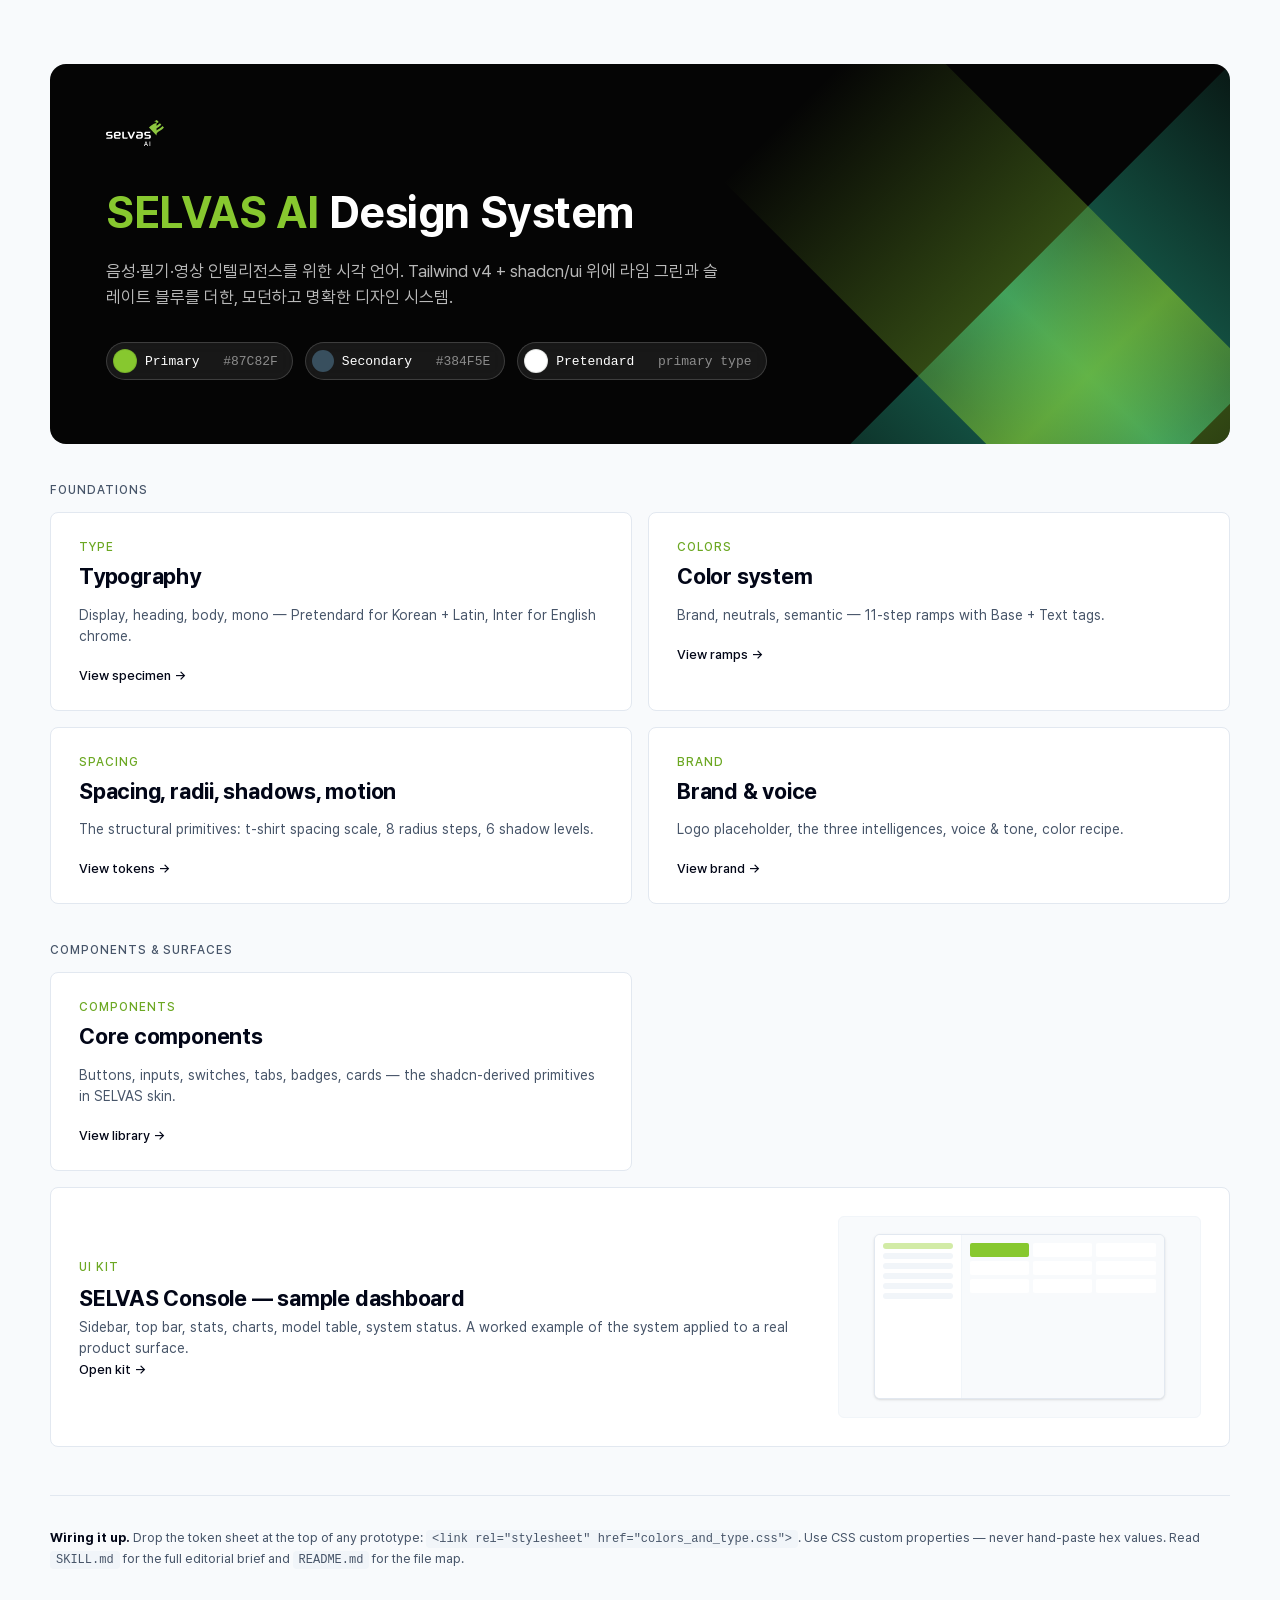
<file: Index.html>
<!doctype html>
<html lang="ko">
<head>
<meta charset="utf-8" />
<title>SELVAS AI — Design System</title>
<link rel="stylesheet" href="colors_and_type.css" />
<style>
  body { background: var(--bg-subtle); margin: 0; min-height: 100vh; }
  .wrap { max-width: 1180px; margin: 0 auto; padding: 64px 48px 96px; }

  header.hero {
    background: #050505;
    color: white;
    border-radius: var(--radius-2xl);
    padding: 56px 56px 64px;
    margin-bottom: 40px;
    position: relative; overflow: hidden;
    isolation: isolate;
  }
  /* Single 45° gradient beam in TL + BR. Far end fades fully transparent
     well before the rect edge — beam reads as continuous flow with no end. */
  .hero-bars { position: absolute; inset: 0; pointer-events: none;
               z-index: 0; overflow: hidden; }
  .hero-bars .beam { position: absolute; }
  /* Crossed beams whose CENTERS land in the bottom-right area.
     Each beam is a long rect, centered at (right 12%, bottom 18%)
     using translate(50%,50%), rotated to ±45°. Both ends fade fully
     to transparent so the beams read as continuous flow. */
  .hero-bars .beam {
    position: absolute;
    width: 1800px; height: 240px;
    right: 12%; bottom: 18%;
    transform-origin: center;
  }
  .hero-bars .br {
    background: linear-gradient(90deg,
      rgba(42,201,163,0)    0%,
      rgba(42,201,163,0)   28%,
      rgba(42,201,163,0.55) 44%,
      #2AC9A3              50%,
      rgba(42,201,163,0.55) 56%,
      rgba(42,201,163,0)   72%,
      rgba(42,201,163,0)  100%);
    transform: translate(50%, 50%) rotate(-45deg);
    opacity: 0.70;
  }
  .hero-bars .br-x {
    background: linear-gradient(90deg,
      rgba(135,200,47,0)    0%,
      rgba(135,200,47,0)   28%,
      rgba(135,200,47,0.55) 44%,
      #87C82F              50%,
      rgba(135,200,47,0.55) 56%,
      rgba(135,200,47,0)   72%,
      rgba(135,200,47,0)  100%);
    transform: translate(50%, 50%) rotate(45deg);
    opacity: 0.65;
  }
  header.hero > *:not(.hero-bars) { position: relative; z-index: 1; }
  .hero-ci { display: inline-flex; align-items: center;
             margin-bottom: 24px; }
  .hero-ci img { height: 26px; width: auto; display: block; }
  header.hero h1 { color: white; margin: 12px 0 14px;
                   letter-spacing: -0.01em; }
  header.hero p { color: rgba(255,255,255,0.72); max-width: 620px;
                  font-size: 17px; line-height: 1.55; margin: 0; }
  .hero-tokens { display: flex; gap: 12px; margin-top: 32px; flex-wrap: wrap; }
  .hero-tokens .chip {
    display: inline-flex; align-items: center; gap: 8px;
    padding: 6px 14px 6px 6px;
    background: rgba(255,255,255,0.08);
    border: 1px solid rgba(255,255,255,0.16);
    border-radius: 999px;
    font: 500 13px/1 var(--font-mono); color: white;
    backdrop-filter: blur(8px);
  }
  .hero-tokens .chip .muted { color: rgba(255,255,255,0.5); }
  .hero-tokens .chip .sw { width: 22px; height: 22px; border-radius: 50%; }

  .group-label { font: 500 12px/1 var(--font-ui); color: var(--fg-muted);
                 letter-spacing: 0.08em; text-transform: uppercase;
                 margin: 0 0 16px; }

  .card-grid { display: grid; grid-template-columns: repeat(2, 1fr); gap: 16px; }
  a.tile {
    background: white;
    border: 1px solid var(--border-default);
    border-radius: var(--radius-lg);
    padding: 28px; text-decoration: none; color: inherit;
    display: flex; flex-direction: column; gap: 10px;
    transition: border-color 150ms var(--ease-standard),
                box-shadow 150ms var(--ease-standard),
                transform 150ms var(--ease-standard);
  }
  a.tile:hover { border-color: var(--primary);
                 box-shadow: var(--shadow-sm); transform: translateY(-1px); }
  a.tile .label { font: 500 12px/1 var(--font-ui); color: var(--primary-text);
                  letter-spacing: 0.08em; text-transform: uppercase; }
  a.tile h3 { margin: 0; font: 700 22px/1.25 var(--font-display);
              letter-spacing: -0.01em; }
  a.tile p  { margin: 4px 0 0; color: var(--fg-muted); font-size: 14px;
              line-height: 1.5; }
  a.tile .arrow { margin-top: 12px; font: 500 13px/1 var(--font-ui);
                  color: var(--fg-default); }
  a.tile.feature {
    grid-column: span 2;
    background: white;
    display: grid; grid-template-columns: 2fr 1fr; gap: 32px;
    align-items: center;
  }
  a.tile.feature .preview {
    background: var(--bg-subtle); border-radius: var(--radius-md);
    height: 200px; display: flex; align-items: center; justify-content: center;
    border: 1px solid var(--border-subtle);
  }
  a.tile.feature .preview .mock {
    width: 80%; aspect-ratio: 16/9; background: white; border-radius: 6px;
    border: 1px solid var(--border-default); box-shadow: var(--shadow-sm);
    display: grid; grid-template-columns: 30% 1fr; overflow: hidden;
  }
  a.tile.feature .preview .mock .side { background: white;
    border-right: 1px solid var(--border-subtle); padding: 8px; }
  a.tile.feature .preview .mock .side div {
    height: 6px; background: var(--bg-muted); border-radius: 3px; margin-bottom: 4px; }
  a.tile.feature .preview .mock .side div:nth-child(1) { background: var(--color-primary-200); }
  a.tile.feature .preview .mock .body { background: var(--bg-subtle); padding: 8px;
    display: grid; grid-template-columns: repeat(3, 1fr); gap: 4px;
    grid-auto-rows: 14px; }
  a.tile.feature .preview .mock .body div { background: white; border-radius: 2px; }
  a.tile.feature .preview .mock .body div:first-child { background: var(--primary); }

  /* footer */
  footer { margin-top: 48px; padding-top: 32px;
           border-top: 1px solid var(--border-default);
           color: var(--fg-muted); font-size: 13px; line-height: 1.6; }
  footer code { font-size: 12px; }
</style>
</head>
<body>
<template id="__bundler_thumbnail" data-bg-color="#050505">
  <svg viewBox="0 0 1200 800" xmlns="http://www.w3.org/2000/svg">
    <rect width="1200" height="800" fill="#050505"/>
    <g transform="translate(600 400)">
      <rect x="-260" y="-90" width="520" height="180" rx="24" fill="none" stroke="#87C82F" stroke-width="6"/>
      <text x="0" y="18" font-family="system-ui, -apple-system, sans-serif" font-weight="700" font-size="86" fill="#87C82F" text-anchor="middle" letter-spacing="-2">SELVAS</text>
    </g>
  </svg>
</template>
<div class="wrap">

  <header class="hero">
    <div class="hero-bars" aria-hidden="true">
      <span class="beam br"></span>
      <span class="beam br-x"></span>
    </div>
    <div class="hero-ci">
      <img src="assets/selvas-logo-dark.svg" alt="SELVAS AI" />
    </div>
    <h1 class="t-heading-xl" style="font-size: 44px;"><span style="color: var(--primary);">SELVAS AI</span> Design System</h1>
    <p>음성·필기·영상 인텔리전스를 위한 시각 언어. Tailwind v4 + shadcn/ui 위에 라임 그린과 슬레이트 블루를 더한, 모던하고 명확한 디자인 시스템.</p>
    <div class="hero-tokens">
      <span class="chip"><span class="sw" style="background: var(--primary); border: 1px solid rgba(15,31,10,0.12);"></span>Primary &nbsp;<span class="muted">#87C82F</span></span>
      <span class="chip"><span class="sw" style="background: var(--secondary);"></span>Secondary &nbsp;<span class="muted">#384F5E</span></span>
      <span class="chip"><span class="sw" style="background: white; border: 1px solid rgba(15,31,10,0.12);"></span>Pretendard &nbsp;<span class="muted">primary type</span></span>
    </div>
  </header>

  <p class="group-label">Foundations</p>
  <div class="card-grid">
    <a class="tile" href="previews/Type.html">
      <span class="label">Type</span>
      <h3>Typography</h3>
      <p>Display, heading, body, mono — Pretendard for Korean + Latin, Inter for English chrome.</p>
      <span class="arrow">View specimen →</span>
    </a>
    <a class="tile" href="previews/Colors.html">
      <span class="label">Colors</span>
      <h3>Color system</h3>
      <p>Brand, neutrals, semantic — 11-step ramps with Base + Text tags.</p>
      <span class="arrow">View ramps →</span>
    </a>
    <a class="tile" href="previews/Spacing.html">
      <span class="label">Spacing</span>
      <h3>Spacing, radii, shadows, motion</h3>
      <p>The structural primitives: t-shirt spacing scale, 8 radius steps, 6 shadow levels.</p>
      <span class="arrow">View tokens →</span>
    </a>
    <a class="tile" href="previews/Brand.html">
      <span class="label">Brand</span>
      <h3>Brand &amp; voice</h3>
      <p>Logo placeholder, the three intelligences, voice &amp; tone, color recipe.</p>
      <span class="arrow">View brand →</span>
    </a>
  </div>

  <p class="group-label" style="margin-top: 40px;">Components &amp; surfaces</p>
  <div class="card-grid">
    <a class="tile" href="previews/Components.html">
      <span class="label">Components</span>
      <h3>Core components</h3>
      <p>Buttons, inputs, switches, tabs, badges, cards — the shadcn-derived primitives in SELVAS skin.</p>
      <span class="arrow">View library →</span>
    </a>
    <a class="tile feature" href="SELVAS AI UI Kit.html">
      <div>
        <span class="label">UI Kit</span>
        <h3 style="margin-top: 10px;">SELVAS Console — sample dashboard</h3>
        <p>Sidebar, top bar, stats, charts, model table, system status.  A worked example of the system applied to a real product surface.</p>
        <span class="arrow">Open kit →</span>
      </div>
      <div class="preview">
        <div class="mock">
          <div class="side"><div></div><div></div><div></div><div></div><div></div><div></div></div>
          <div class="body">
            <div></div><div></div><div></div>
            <div></div><div></div><div></div>
            <div></div><div></div><div></div>
          </div>
        </div>
      </div>
    </a>
  </div>

  <footer>
    <strong style="color: var(--fg-default);">Wiring it up.</strong>
    Drop the token sheet at the top of any prototype: <code>&lt;link rel="stylesheet" href="colors_and_type.css"&gt;</code>.
    Use CSS custom properties — never hand-paste hex values. Read <code>SKILL.md</code> for the full editorial brief and <code>README.md</code> for the file map.
  </footer>

</div>
</body>
</html>
</file>
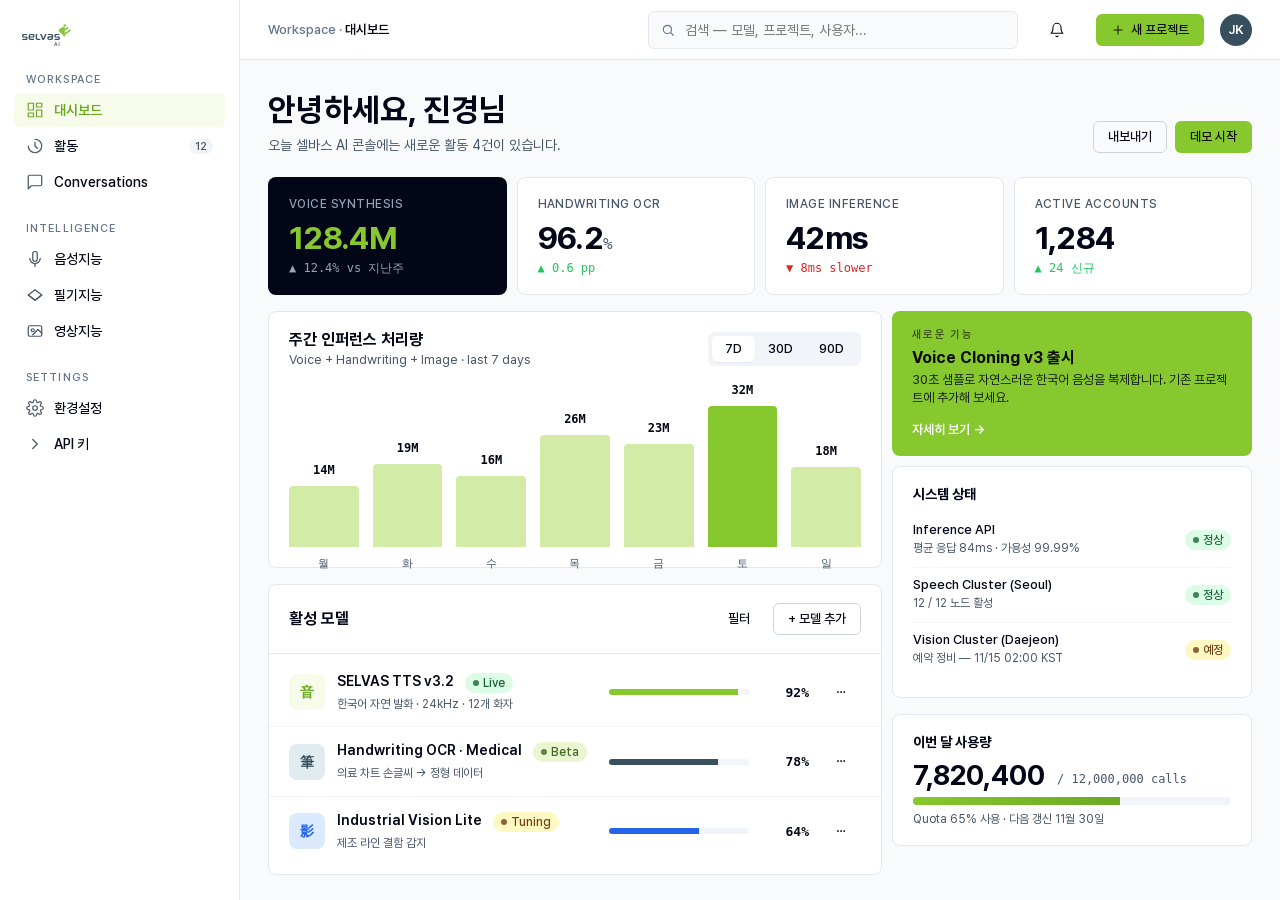
<file: SELVAS AI UI Kit.html>
<!doctype html>
<html lang="ko">
<head>
<meta charset="utf-8" />
<title>SELVAS AI — UI Kit</title>
<link rel="stylesheet" href="colors_and_type.css" />
<style>
  :root { --sidebar-w: 240px; --topbar-h: 60px; }
  html, body { height: 100%; }
  body { margin: 0; background: var(--bg-subtle); display: grid;
         grid-template-columns: var(--sidebar-w) 1fr;
         grid-template-rows: var(--topbar-h) 1fr;
         grid-template-areas: "side top" "side main"; min-height: 100vh; }

  /* ---------- Sidebar ---------- */
  aside.side {
    grid-area: side;
    background: white;
    border-right: 1px solid var(--border-default);
    padding: 20px 14px;
    display: flex; flex-direction: column; gap: 18px;
  }
  .brand { display: flex; align-items: center; padding: 4px 8px; }
  .brand img { height: 22px; width: auto; display: block; }

  .nav-group { display: flex; flex-direction: column; gap: 2px; }
  .nav-group .label { font: 500 11px/1 var(--font-ui); color: var(--fg-subtle);
                      letter-spacing: 0.1em; text-transform: uppercase;
                      padding: 6px 12px; }
  .nav-item { display: flex; align-items: center; gap: 10px;
              padding: 8px 12px; border-radius: var(--radius-md);
              color: var(--fg-default); font: 500 14px/1 var(--font-ui);
              cursor: pointer; }
  .nav-item:hover { background: var(--bg-muted); }
  .nav-item.active { background: var(--color-primary-50);
                     color: var(--primary-text); font-weight: 600; }
  .nav-item.active .ic { color: var(--primary-text); }
  .nav-item .ic { width: 18px; height: 18px; flex: none; color: var(--fg-muted); }
  .nav-item .badge { margin-left: auto; font: 500 11px/1 var(--font-ui);
                     padding: 2px 6px; border-radius: 999px;
                     background: var(--bg-muted); color: var(--fg-muted); }

  /* ---------- Top bar ---------- */
  header.top {
    grid-area: top;
    background: white;
    border-bottom: 1px solid var(--border-default);
    display: flex; align-items: center; padding: 0 28px; gap: 16px;
  }
  .crumb { font: 500 13px/1 var(--font-ui); color: var(--fg-subtle); }
  .crumb b { color: var(--fg-default); font-weight: 600; }
  .top .spacer { flex: 1; }
  .search {
    width: 320px; height: 36px; padding: 0 12px 0 36px;
    border: 1px solid var(--border-default); border-radius: var(--radius-md);
    background: var(--bg-subtle) url("data:image/svg+xml,%3Csvg xmlns='http://www.w3.org/2000/svg' width='14' height='14' viewBox='0 0 24 24' fill='none' stroke='%2364748b' stroke-width='2' stroke-linecap='round'%3E%3Ccircle cx='11' cy='11' r='7'/%3E%3Cpath d='m21 21-4.35-4.35'/%3E%3C/svg%3E") 12px center/14px no-repeat;
    font: 400 14px/1 var(--font-ui);
  }
  .search:focus { outline: none; border-color: var(--primary);
                  box-shadow: var(--ring-default); background-color: white; }
  .avatar { width: 32px; height: 32px; border-radius: 50%;
            background: var(--secondary); color: white;
            display: inline-flex; align-items: center; justify-content: center;
            font: 600 13px/1 var(--font-ui); }

  /* ---------- Main ---------- */
  main.main { grid-area: main; padding: 28px; overflow: auto; }
  .page-head { display: flex; align-items: end; justify-content: space-between;
               margin-bottom: 24px; }
  .page-head h1 { margin: 0; }
  .page-head .sub { color: var(--fg-muted); font-size: 14px; margin-top: 4px; }

  .stat-grid { display: grid; grid-template-columns: repeat(4, 1fr);
               gap: 10px; margin-bottom: 16px; }
  .stat {
    background: white; border: 1px solid var(--border-default);
    border-radius: var(--radius-lg); padding: 20px;
  }
  .stat .lbl { font: 500 12px/1 var(--font-ui); color: var(--fg-muted);
               letter-spacing: 0.04em; text-transform: uppercase; }
  .stat .val { font: 700 32px/1 var(--font-display); margin: 12px 0 8px;
               letter-spacing: -0.02em; }
  .stat .delta { font: 500 12px/1 var(--font-mono); color: var(--success); }
  .stat .delta.down { color: var(--destructive); }
  .stat.feature { background: var(--color-slate-950); color: white;
                  border-color: transparent; }
  .stat.feature .lbl { color: var(--color-slate-400); }
  .stat.feature .val { color: var(--primary); }
  .stat.feature .delta { color: var(--color-slate-400); }

  /* layout grid */
  .grid-2c { display: grid; grid-template-columns: 1fr 360px; gap: 10px; }

  /* table card */
  .panel-card { background: white; border: 1px solid var(--border-default);
                border-radius: var(--radius-lg); overflow: hidden; }
  .panel-card header { display: flex; align-items: center; justify-content: space-between;
                       padding: 18px 20px; border-bottom: 1px solid var(--border-default); }
  .panel-card header h2 { margin: 0; font: 700 16px/1 var(--font-display); }
  .panel-card header .actions { display: flex; gap: 8px; }
  .panel-card .body { padding: 4px 0 8px; }

  .row-item { display: grid; grid-template-columns: 36px 1fr auto auto auto;
              align-items: center; gap: 12px;
              padding: 14px 20px; border-bottom: 1px solid var(--border-subtle); }
  .row-item:last-child { border-bottom: 0; }
  .row-item .ico { width: 36px; height: 36px; border-radius: 8px;
                   background: var(--color-primary-50);
                   color: var(--primary-text);
                   display: flex; align-items: center; justify-content: center;
                   font: 700 14px/1 var(--font-display); }
  .row-item .ico.b { background: var(--color-secondary-100); color: var(--secondary); }
  .row-item .ico.c { background: var(--color-blue-100); color: var(--info); }
  .row-item .name { font: 600 14px/1.3 var(--font-ui); }
  .row-item .sub { font: 400 12px/1.3 var(--font-ui); color: var(--fg-muted);
                   margin-top: 4px; }
  .row-item .meter { width: 140px; height: 6px; background: var(--bg-muted);
                     border-radius: 999px; overflow: hidden; }
  .row-item .meter span { display: block; height: 100%; background: var(--primary); }
  .row-item .pct { font: 600 13px/1 var(--font-mono); color: var(--fg-default);
                   width: 48px; text-align: right; }

  /* badges (component reuse) */
  .badge { display: inline-flex; align-items: center; gap: 4px;
           font: 500 12px/1 var(--font-ui); padding: 4px 8px;
           border-radius: var(--radius-full); }
  .badge--primary  { background: var(--color-primary-100); color: var(--color-primary-800); }
  .badge--success  { background: var(--color-green-100); color: var(--color-green-800); }
  .badge--warning  { background: var(--color-yellow-100); color: var(--color-yellow-800); }
  .badge .dot { width: 6px; height: 6px; border-radius: 50%;
                background: currentColor; opacity: 0.8; }

  .btn {
    display: inline-flex; align-items: center; justify-content: center;
    gap: 6px; font-family: var(--font-ui); font-weight: 500;
    border-radius: var(--radius-md); border: 1px solid transparent;
    cursor: pointer; line-height: 1; user-select: none;
    height: 32px; padding: 0 14px; font-size: 13px;
  }
  .btn--primary { background: var(--primary); color: var(--fg-on-primary); }
  .btn--outline { background: transparent; border-color: var(--border-strong); color: var(--fg-default); }
  .btn--ghost   { background: transparent; color: var(--fg-default); }
  .btn--ghost:hover { background: var(--bg-muted); }

  /* chart card */
  .chart-card { background: white; border: 1px solid var(--border-default);
                border-radius: var(--radius-lg); padding: 20px; }
  .chart-card h2 { margin: 0 0 4px; font: 700 16px/1 var(--font-display); }
  .chart-card .sub { color: var(--fg-muted); font-size: 13px; }

  /* simple bar chart */
  .bars { margin-top: 20px; display: grid;
          grid-template-columns: repeat(7, 1fr); gap: 14px;
          align-items: end; height: 160px; }
  .bars .bar {
    background: var(--color-primary-200);
    border-radius: 4px 4px 0 0; position: relative;
  }
  .bars .bar.active { background: var(--primary); }
  .bars .day { position: absolute; bottom: -22px; left: 0; right: 0;
               text-align: center; font: 500 11px/1 var(--font-mono);
               color: var(--fg-muted); }
  .bars .val { position: absolute; top: -22px; left: 0; right: 0;
               text-align: center; font: 600 12px/1 var(--font-mono);
               color: var(--fg-default); }

  /* status panel (right column) */
  .status-card { background: white; border: 1px solid var(--border-default);
                 border-radius: var(--radius-lg); padding: 20px;
                 margin-bottom: 16px; }
  .status-card h2 { margin: 0 0 12px; font: 700 14px/1 var(--font-display); }
  .status-line { display: grid; grid-template-columns: 1fr auto;
                 padding: 10px 0; border-bottom: 1px solid var(--border-subtle);
                 align-items: center; }
  .status-line:last-child { border-bottom: 0; }
  .status-line .name { font: 500 13px/1 var(--font-ui); }
  .status-line .desc { font: 400 12px/1.4 var(--font-ui); color: var(--fg-muted);
                       margin-top: 4px; }

  .alert { background: var(--primary); color: var(--fg-on-primary);
           padding: 18px 20px; border-radius: var(--radius-lg);
           margin-bottom: 10px; }
  .alert .label { font: 600 11px/1 var(--font-ui); letter-spacing: 0.12em;
                  text-transform: uppercase; opacity: 0.6; }
  .alert h3 { margin: 8px 0 4px; font: 700 16px/1.2 var(--font-display); }
  .alert p  { margin: 0 0 12px; font-size: 13px; opacity: 0.85; }

  /* icon helpers (lucide-style inline) */
  .ic { stroke: currentColor; stroke-width: 1.6; fill: none;
        stroke-linecap: round; stroke-linejoin: round; }
</style>
</head>
<body>

<aside class="side">
  <div class="brand">
    <img src="assets/selvas-logo.svg" alt="SELVAS AI" />
  </div>
  </div>

  <div class="nav-group">
    <span class="label">Workspace</span>
    <div class="nav-item active">
      <svg class="ic" viewBox="0 0 24 24"><rect x="3" y="3" width="7" height="9"/><rect x="14" y="3" width="7" height="5"/><rect x="14" y="12" width="7" height="9"/><rect x="3" y="16" width="7" height="5"/></svg>
      대시보드
    </div>
    <div class="nav-item">
      <svg class="ic" viewBox="0 0 24 24"><path d="M3 12a9 9 0 1 0 9-9"/><path d="M12 7v5l3 3"/></svg>
      활동
      <span class="badge">12</span>
    </div>
    <div class="nav-item">
      <svg class="ic" viewBox="0 0 24 24"><path d="M21 15a2 2 0 0 1-2 2H7l-4 4V5a2 2 0 0 1 2-2h14a2 2 0 0 1 2 2z"/></svg>
      Conversations
    </div>
  </div>

  <div class="nav-group">
    <span class="label">Intelligence</span>
    <div class="nav-item">
      <svg class="ic" viewBox="0 0 24 24"><rect x="9" y="2" width="6" height="13" rx="3"/><path d="M5 11a7 7 0 0 0 14 0"/><path d="M12 19v3"/></svg>
      음성지능
    </div>
    <div class="nav-item">
      <svg class="ic" viewBox="0 0 24 24"><path d="M12 19l9-7-9-7-9 7 9 7z"/><path d="M3 12l9 7 9-7"/></svg>
      필기지능
    </div>
    <div class="nav-item">
      <svg class="ic" viewBox="0 0 24 24"><rect x="3" y="5" width="18" height="14" rx="2"/><circle cx="9" cy="11" r="2"/><path d="M21 15l-5-5-7 7"/></svg>
      영상지능
    </div>
  </div>

  <div class="nav-group">
    <span class="label">Settings</span>
    <div class="nav-item">
      <svg class="ic" viewBox="0 0 24 24"><circle cx="12" cy="12" r="3"/><path d="M19.4 15a1.7 1.7 0 0 0 .3 1.8l.1.1a2 2 0 1 1-2.8 2.8l-.1-.1a1.7 1.7 0 0 0-1.8-.3 1.7 1.7 0 0 0-1 1.5V21a2 2 0 1 1-4 0v-.1a1.7 1.7 0 0 0-1-1.5 1.7 1.7 0 0 0-1.8.3l-.1.1a2 2 0 1 1-2.8-2.8l.1-.1a1.7 1.7 0 0 0 .3-1.8 1.7 1.7 0 0 0-1.5-1H3a2 2 0 1 1 0-4h.1a1.7 1.7 0 0 0 1.5-1 1.7 1.7 0 0 0-.3-1.8l-.1-.1a2 2 0 1 1 2.8-2.8l.1.1a1.7 1.7 0 0 0 1.8.3h.1a1.7 1.7 0 0 0 1-1.5V3a2 2 0 1 1 4 0v.1a1.7 1.7 0 0 0 1 1.5 1.7 1.7 0 0 0 1.8-.3l.1-.1a2 2 0 1 1 2.8 2.8l-.1.1a1.7 1.7 0 0 0-.3 1.8v.1a1.7 1.7 0 0 0 1.5 1H21a2 2 0 1 1 0 4h-.1a1.7 1.7 0 0 0-1.5 1z"/></svg>
      환경설정
    </div>
    <div class="nav-item">
      <svg class="ic" viewBox="0 0 24 24"><path d="M9 18l6-6-6-6"/></svg>
      API 키
    </div>
  </div>
</aside>

<header class="top">
  <span class="crumb">Workspace · <b>대시보드</b></span>
  <span class="spacer"></span>
  <input class="search" placeholder="검색 — 모델, 프로젝트, 사용자..." />
  <button class="btn btn--ghost">
    <svg class="ic" width="16" height="16" viewBox="0 0 24 24"><path d="M18 8a6 6 0 1 0-12 0c0 7-3 9-3 9h18s-3-2-3-9"/><path d="M13.7 21a2 2 0 0 1-3.4 0"/></svg>
  </button>
  <button class="btn btn--primary">
    <svg class="ic" width="14" height="14" viewBox="0 0 24 24" stroke="currentColor"><path d="M12 5v14M5 12h14"/></svg>
    새 프로젝트
  </button>
  <span class="avatar">JK</span>
</header>

<main class="main">
  <div class="page-head">
    <div>
      <h1 class="t-heading-lg" style="margin: 0;">안녕하세요, 진경님</h1>
      <div class="sub">오늘 셀바스 AI 콘솔에는 새로운 활동 4건이 있습니다.</div>
    </div>
    <div style="display: flex; gap: 8px;">
      <button class="btn btn--outline">내보내기</button>
      <button class="btn btn--primary">데모 시작</button>
    </div>
  </div>

  <div class="stat-grid">
    <div class="stat feature">
      <div class="lbl">Voice Synthesis</div>
      <div class="val">128.4M</div>
      <div class="delta">▲ 12.4% vs 지난주</div>
    </div>
    <div class="stat">
      <div class="lbl">Handwriting OCR</div>
      <div class="val">96.2<span style="font: 500 16px/1 var(--font-mono); color: var(--fg-muted);">%</span></div>
      <div class="delta">▲ 0.6 pp</div>
    </div>
    <div class="stat">
      <div class="lbl">Image inference</div>
      <div class="val">42ms</div>
      <div class="delta down">▼ 8ms slower</div>
    </div>
    <div class="stat">
      <div class="lbl">Active accounts</div>
      <div class="val">1,284</div>
      <div class="delta">▲ 24 신규</div>
    </div>
  </div>

  <div class="grid-2c">
    <div>
      <div class="chart-card" style="margin-bottom: 16px;">
        <div style="display: flex; justify-content: space-between; align-items: start;">
          <div>
            <h2>주간 인퍼런스 처리량</h2>
            <div class="sub">Voice + Handwriting + Image · last 7 days</div>
          </div>
          <div class="tabs" style="display: inline-flex; padding: 4px;
                                   background: var(--bg-muted);
                                   border-radius: var(--radius-md);">
            <button class="btn btn--ghost" style="height: 26px; padding: 0 12px;
                                                   background: white;
                                                   box-shadow: var(--shadow-xs);">7D</button>
            <button class="btn btn--ghost" style="height: 26px; padding: 0 12px;">30D</button>
            <button class="btn btn--ghost" style="height: 26px; padding: 0 12px;">90D</button>
          </div>
        </div>
        <div class="bars">
          <div class="bar"      style="height: 38%"><span class="val">14M</span><span class="day">월</span></div>
          <div class="bar"      style="height: 52%"><span class="val">19M</span><span class="day">화</span></div>
          <div class="bar"      style="height: 44%"><span class="val">16M</span><span class="day">수</span></div>
          <div class="bar"      style="height: 70%"><span class="val">26M</span><span class="day">목</span></div>
          <div class="bar"      style="height: 64%"><span class="val">23M</span><span class="day">금</span></div>
          <div class="bar active" style="height: 88%"><span class="val">32M</span><span class="day">토</span></div>
          <div class="bar"      style="height: 50%"><span class="val">18M</span><span class="day">일</span></div>
        </div>
      </div>

      <div class="panel-card">
        <header>
          <h2>활성 모델</h2>
          <div class="actions">
            <button class="btn btn--ghost">필터</button>
            <button class="btn btn--outline">+ 모델 추가</button>
          </div>
        </header>
        <div class="body">
          <div class="row-item">
            <div class="ico">音</div>
            <div>
              <div class="name">SELVAS TTS v3.2 <span class="badge badge--success" style="margin-left: 8px;"><span class="dot"></span>Live</span></div>
              <div class="sub">한국어 자연 발화 · 24kHz · 12개 화자</div>
            </div>
            <div class="meter"><span style="width: 92%"></span></div>
            <div class="pct">92%</div>
            <button class="btn btn--ghost">⋯</button>
          </div>
          <div class="row-item">
            <div class="ico b">筆</div>
            <div>
              <div class="name">Handwriting OCR · Medical <span class="badge badge--primary" style="margin-left: 8px;"><span class="dot"></span>Beta</span></div>
              <div class="sub">의료 차트 손글씨 → 정형 데이터</div>
            </div>
            <div class="meter"><span style="width: 78%; background: var(--secondary);"></span></div>
            <div class="pct">78%</div>
            <button class="btn btn--ghost">⋯</button>
          </div>
          <div class="row-item">
            <div class="ico c">影</div>
            <div>
              <div class="name">Industrial Vision Lite <span class="badge badge--warning" style="margin-left: 8px;"><span class="dot"></span>Tuning</span></div>
              <div class="sub">제조 라인 결함 감지</div>
            </div>
            <div class="meter"><span style="width: 64%; background: var(--info);"></span></div>
            <div class="pct">64%</div>
            <button class="btn btn--ghost">⋯</button>
          </div>
        </div>
      </div>
    </div>

    <aside>
      <div class="alert">
        <div class="label">새로운 기능</div>
        <h3>Voice Cloning v3 출시</h3>
        <p>30초 샘플로 자연스러운 한국어 음성을 복제합니다. 기존 프로젝트에 추가해 보세요.</p>
        <button class="btn" style="background: transparent; color: white; border: 0; padding: 0; height: auto; font-weight: 600;">자세히 보기 →</button>
      </div>

      <div class="status-card">
        <h2>시스템 상태</h2>
        <div class="status-line">
          <div>
            <div class="name">Inference API</div>
            <div class="desc">평균 응답 84ms · 가용성 99.99%</div>
          </div>
          <span class="badge badge--success"><span class="dot"></span>정상</span>
        </div>
        <div class="status-line">
          <div>
            <div class="name">Speech Cluster (Seoul)</div>
            <div class="desc">12 / 12 노드 활성</div>
          </div>
          <span class="badge badge--success"><span class="dot"></span>정상</span>
        </div>
        <div class="status-line">
          <div>
            <div class="name">Vision Cluster (Daejeon)</div>
            <div class="desc">예약 정비 — 11/15 02:00 KST</div>
          </div>
          <span class="badge badge--warning"><span class="dot"></span>예정</span>
        </div>
      </div>

      <div class="status-card">
        <h2>이번 달 사용량</h2>
        <div style="display: flex; align-items: end; gap: 12px; margin-bottom: 8px;">
          <div style="font: 700 28px/1 var(--font-display);">7,820,400</div>
          <div style="font: 500 12px/1 var(--font-mono); color: var(--fg-muted); padding-bottom: 4px;">/ 12,000,000 calls</div>
        </div>
        <div style="height: 8px; background: var(--bg-muted); border-radius: 999px; overflow: hidden;">
          <div style="height: 100%; width: 65%;
                      background: linear-gradient(90deg, var(--primary), var(--color-primary-600));"></div>
        </div>
        <div style="margin-top: 8px; font: 400 12px/1 var(--font-ui); color: var(--fg-muted);">
          Quota 65% 사용 · 다음 갱신 11월 30일
        </div>
      </div>
    </aside>
  </div>
</main>

</body>
</html>
</file>
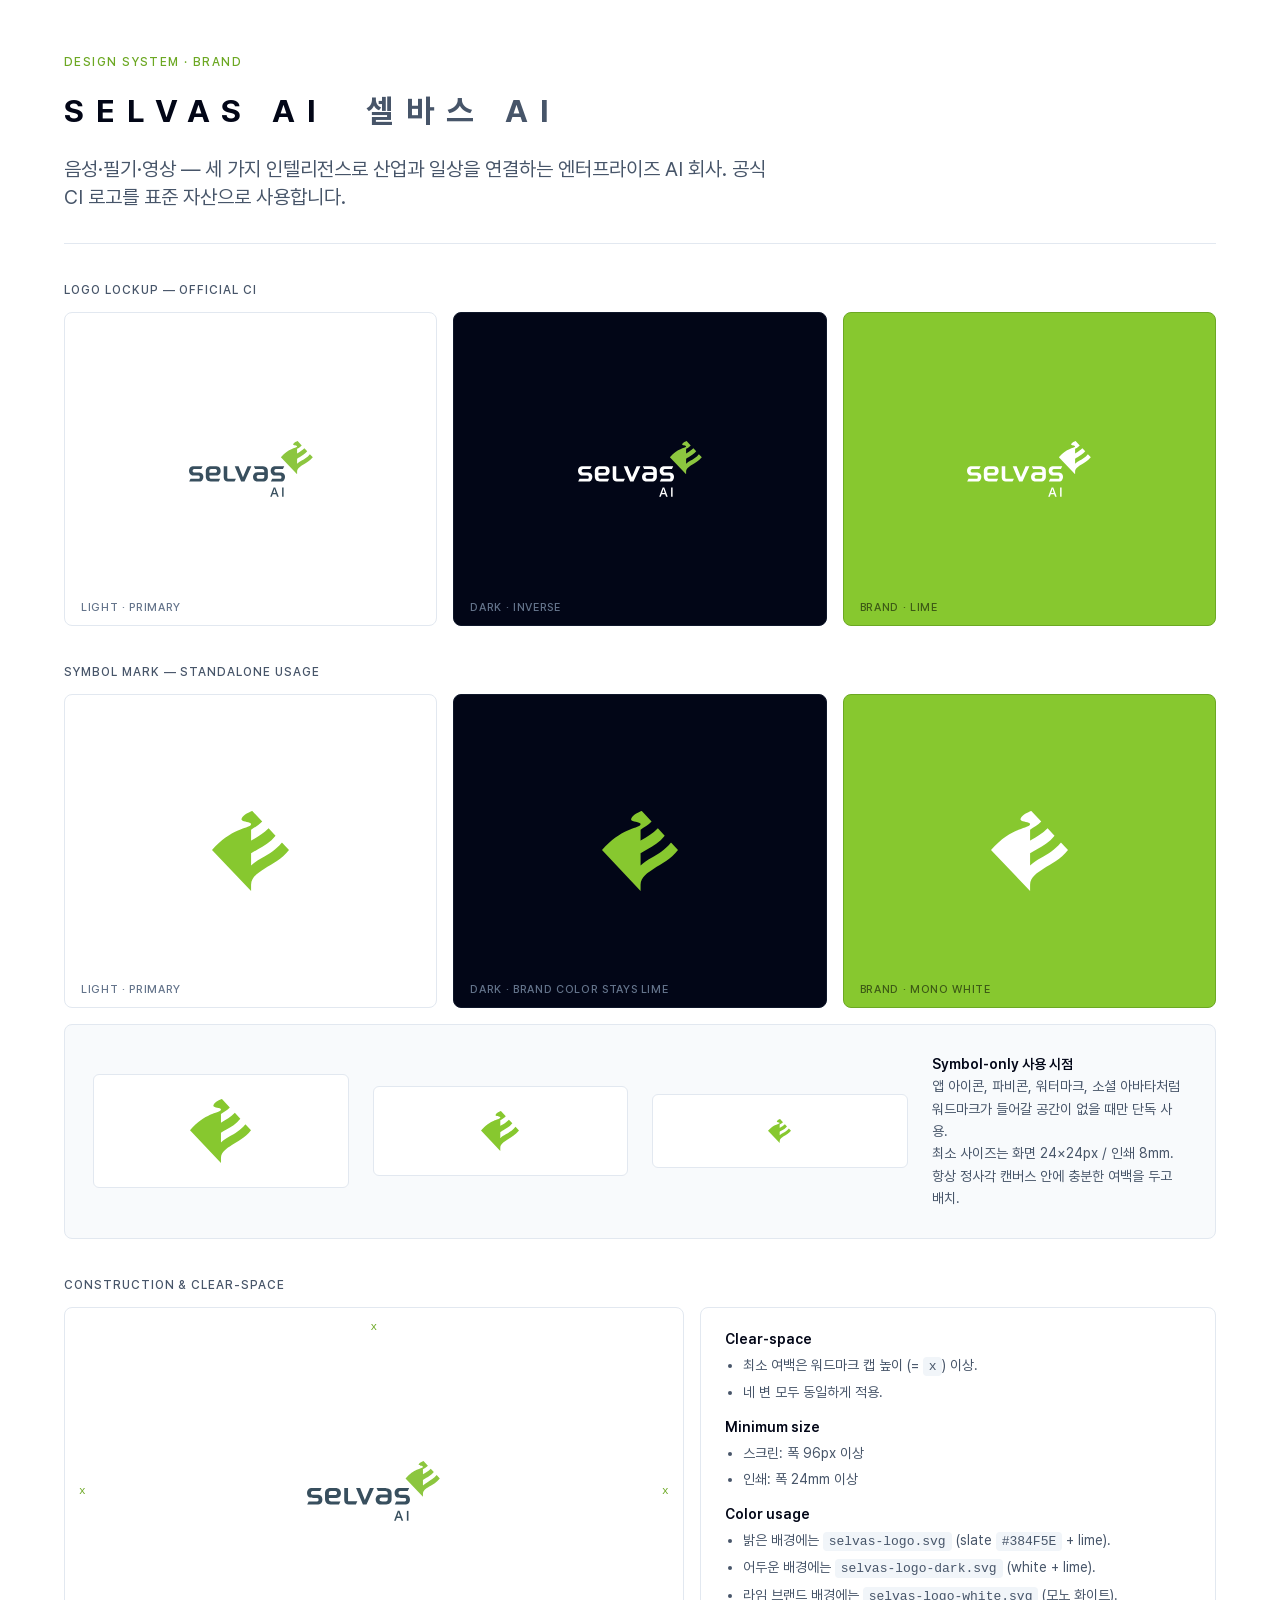
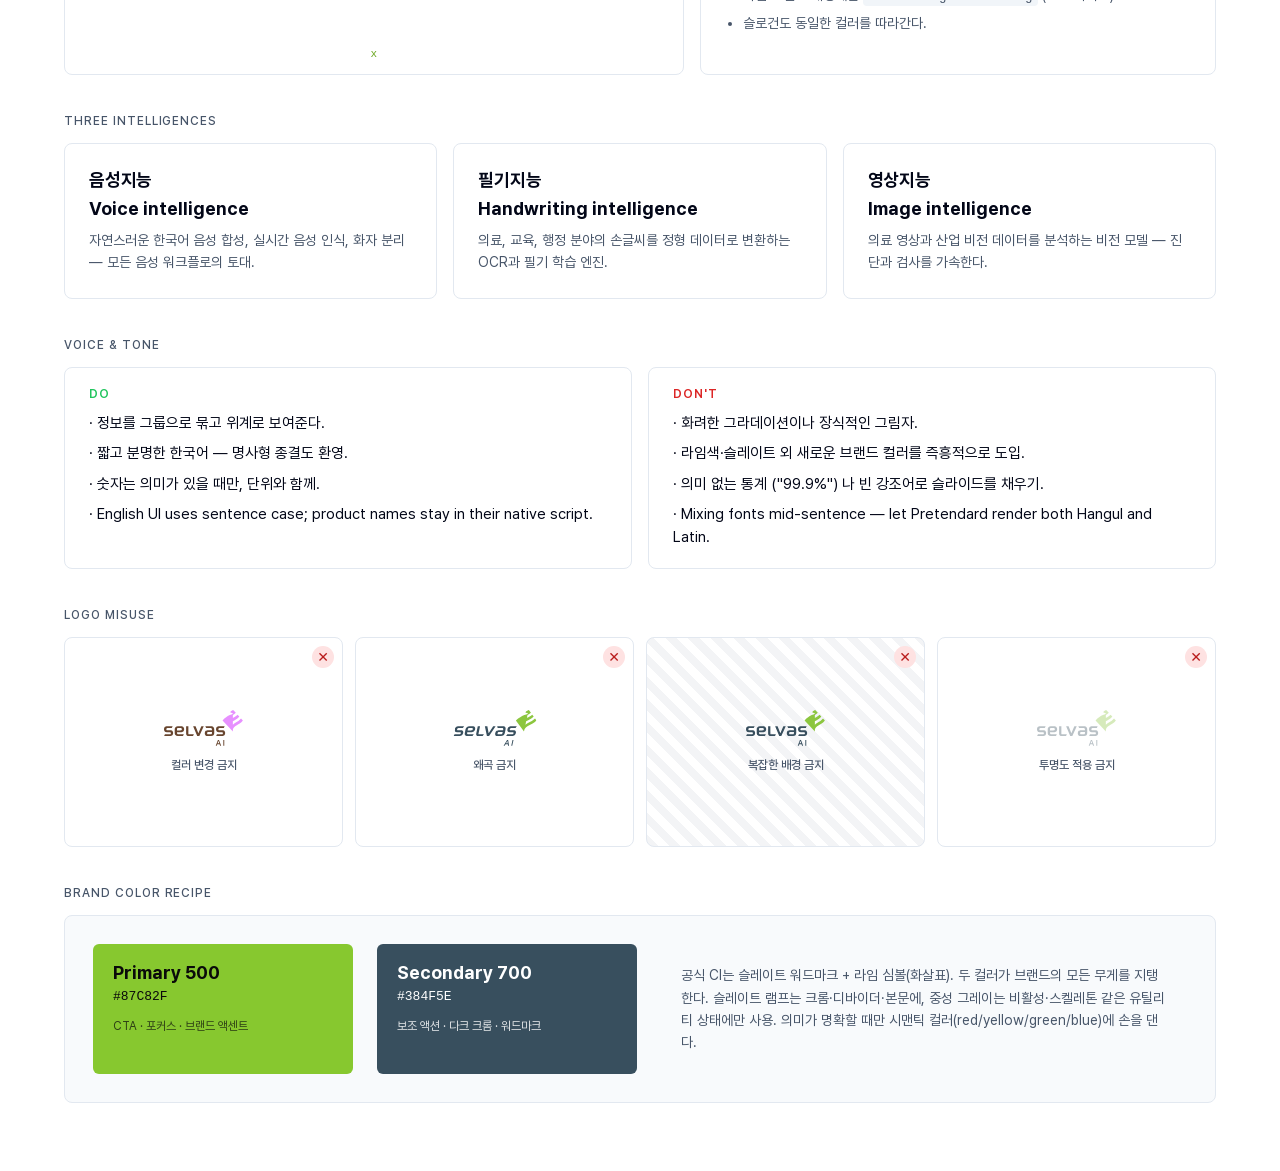
<file: previews/Brand.html>
<!doctype html>
<html lang="ko">
<head>
<meta charset="utf-8" />
<title>Brand — SELVAS AI</title>
<link rel="stylesheet" href="../colors_and_type.css" />
<style>
  body { background: var(--bg-canvas); padding: 56px 64px; margin: 0;
         max-width: 1200px; }
  .card-header { padding-bottom: 32px; border-bottom: 1px solid var(--border-default);
                 margin-bottom: 40px; }
  .eyebrow { font: 500 12px/1 var(--font-ui); letter-spacing: 0.12em;
             text-transform: uppercase; color: var(--primary-text); margin: 0 0 12px; }
  .group-label { font: 500 12px/1 var(--font-ui); color: var(--fg-muted);
                 letter-spacing: 0.08em; text-transform: uppercase; margin: 40px 0 16px; }
  .panel { background: var(--bg-subtle); border: 1px solid var(--border-default);
           border-radius: var(--radius-lg); padding: 28px; margin-bottom: 16px; }
  .grid-3 { display: grid; grid-template-columns: repeat(3, 1fr); gap: 16px; }

  .logo-card { display: flex; align-items: center; justify-content: center;
               border-radius: var(--radius-lg); padding: 56px 24px;
               border: 1px solid var(--border-default);
               min-height: 200px; position: relative; }
  .logo-card.dark  { background: var(--color-slate-950); border-color: var(--color-slate-900); }
  .logo-card.brand { background: var(--primary); border-color: var(--color-primary-600); }
  .logo-card.light { background: white; }
  .logo-card .tag { position: absolute; bottom: 12px; left: 16px;
                    font: 500 11px/1 var(--font-ui); letter-spacing: 0.06em;
                    text-transform: uppercase; color: var(--fg-subtle); }
  .logo-card.dark .tag  { color: var(--color-slate-500); }
  .logo-card.brand .tag { color: rgba(0,0,0,0.55); }

  .logo-card img { height: 56px; width: auto; display: block; }

  /* Lockup spec */
  .spec { display: grid; grid-template-columns: 1.2fr 1fr; gap: 16px; align-items: stretch; }
  .spec .frame { background: white; border: 1px solid var(--border-default);
                 border-radius: var(--radius-lg); padding: 32px;
                 display: flex; align-items: center; justify-content: center;
                 position: relative; min-height: 220px; }
  .spec .frame img { height: 60px; }
  .spec .frame .x { position: absolute; font: 500 11px/1 var(--font-mono);
                    color: var(--color-primary-600); }
  .spec .frame .x.t { top: 14px; left: 50%; transform: translateX(-50%); }
  .spec .frame .x.b { bottom: 14px; left: 50%; transform: translateX(-50%); }
  .spec .frame .x.l { left: 14px; top: 50%; transform: translateY(-50%); }
  .spec .frame .x.r { right: 14px; top: 50%; transform: translateY(-50%); }
  .spec .notes { background: white; border: 1px solid var(--border-default);
                 border-radius: var(--radius-lg); padding: 24px;
                 font-size: 14px; line-height: 1.6; color: var(--fg-muted); }
  .spec .notes h4 { margin: 0 0 8px; color: var(--fg-default); font: 600 14px/1 var(--font-ui); }
  .spec .notes ul { margin: 0 0 16px; padding-left: 18px; }
  .spec .notes li { margin-bottom: 4px; }

  /* Three intelligences */
  .pillar { background: white; border: 1px solid var(--border-default);
            border-radius: var(--radius-lg); padding: 24px; }
  .pillar h3 { margin: 0 0 8px; }
  .pillar p { margin: 0; font-size: 14px; color: var(--fg-muted); line-height: 1.6; }
  .pillar .ko { font: 700 18px/1.3 var(--font-display); color: var(--fg-default);
                margin-bottom: 4px; letter-spacing: -0.01em; }

  /* Voice/Don't */
  .vt { display: grid; grid-template-columns: 1fr 1fr; gap: 16px; }
  .vt > div { background: white; border: 1px solid var(--border-default);
              border-radius: var(--radius-lg); padding: 20px 24px; }
  .vt .label { font: 600 12px/1 var(--font-ui); letter-spacing: 0.08em;
               text-transform: uppercase; margin-bottom: 12px; }
  .vt .yes .label { color: var(--success); }
  .vt .no  .label { color: var(--destructive); }
  .vt p { margin: 0 0 8px; font-size: 15px; line-height: 1.5; }
  .vt p:last-child { margin-bottom: 0; }

  /* Misuse */
  .misuse { display: grid; grid-template-columns: repeat(4, 1fr); gap: 12px; }
  .misuse .m { background: white; border: 1px solid var(--border-default);
               border-radius: var(--radius-lg); padding: 24px;
               display: flex; flex-direction: column; align-items: center;
               gap: 12px; min-height: 160px; justify-content: center;
               position: relative; overflow: hidden; }
  .misuse .m img { height: 36px; }
  .misuse .m .label { font: 500 12px/1.3 var(--font-ui); color: var(--fg-muted);
                      text-align: center; }
  .misuse .m .x {
    position: absolute; top: 8px; right: 8px;
    width: 22px; height: 22px; border-radius: 50%;
    background: var(--color-red-100); color: var(--color-red-700);
    display: inline-flex; align-items: center; justify-content: center;
    font: 700 14px/1 var(--font-ui);
  }
</style>
</head>
<body>

<header class="card-header">
  <p class="eyebrow">Design System · Brand</p>
  <h1 class="t-display-sm">SELVAS AI &nbsp;<span style="color: var(--fg-muted);">셀바스 AI</span></h1>
  <p class="t-body-lg" style="color: var(--fg-muted); margin: 12px 0 0; max-width: 720px;">
    음성·필기·영상 — 세 가지 인텔리전스로 산업과 일상을 연결하는
    엔터프라이즈 AI 회사. 공식 CI 로고를 표준 자산으로 사용합니다.
  </p>
</header>

<p class="group-label">Logo lockup — official CI</p>
<div class="grid-3">
  <div class="logo-card light">
    <img src="../assets/selvas-logo.svg" alt="SELVAS AI logo, light background" />
    <span class="tag">Light · primary</span>
  </div>
  <div class="logo-card dark">
    <img src="../assets/selvas-logo-dark.svg" alt="SELVAS AI logo, dark background" />
    <span class="tag">Dark · inverse</span>
  </div>
  <div class="logo-card brand">
    <img src="../assets/selvas-logo-white.svg" alt="SELVAS AI logo on brand color" />
    <span class="tag">Brand · lime</span>
  </div>
</div>

<p class="group-label">Symbol mark — standalone usage</p>
<div class="grid-3">
  <div class="logo-card light">
    <img src="../assets/selvas-symbol.svg" alt="SELVAS symbol mark, light background" style="height: 80px;" />
    <span class="tag">Light · primary</span>
  </div>
  <div class="logo-card dark">
    <img src="../assets/selvas-symbol.svg" alt="SELVAS symbol mark, dark background" style="height: 80px;" />
    <span class="tag">Dark · brand color stays lime</span>
  </div>
  <div class="logo-card brand">
    <img src="../assets/selvas-symbol.svg" alt="SELVAS symbol mark on brand color" style="height: 80px; filter: brightness(0) invert(1);" />
    <span class="tag">Brand · mono white</span>
  </div>
</div>
<div class="panel" style="margin-top: 16px;">
  <div style="display: grid; grid-template-columns: repeat(4, 1fr); gap: 24px; align-items: center;">
    <div style="display: flex; align-items: center; justify-content: center; padding: 24px;
                background: white; border: 1px solid var(--border-default); border-radius: var(--radius-md);">
      <img src="../assets/selvas-symbol.svg" style="height: 64px;" alt="symbol 64px" />
    </div>
    <div style="display: flex; align-items: center; justify-content: center; padding: 24px;
                background: white; border: 1px solid var(--border-default); border-radius: var(--radius-md);">
      <img src="../assets/selvas-symbol.svg" style="height: 40px;" alt="symbol 40px" />
    </div>
    <div style="display: flex; align-items: center; justify-content: center; padding: 24px;
                background: white; border: 1px solid var(--border-default); border-radius: var(--radius-md);">
      <img src="../assets/selvas-symbol.svg" style="height: 24px;" alt="symbol 24px" />
    </div>
    <div style="font-size: 14px; line-height: 1.6; color: var(--fg-muted);">
      <strong style="color: var(--fg-default); font: 600 14px/1 var(--font-ui);">Symbol-only 사용 시점</strong><br/>
      앱 아이콘, 파비콘, 워터마크, 소셜 아바타처럼 워드마크가 들어갈 공간이 없을 때만 단독 사용.<br/>
      최소 사이즈는 화면 24×24px / 인쇄 8mm. 항상 정사각 캔버스 안에 충분한 여백을 두고 배치.
    </div>
  </div>
</div>

<p class="group-label">Construction &amp; clear-space</p>
<div class="spec">
  <div class="frame">
    <span class="x t">x</span><span class="x b">x</span>
    <span class="x l">x</span><span class="x r">x</span>
    <img src="../assets/selvas-logo.svg" alt="SELVAS AI logo with clear-space markers" />
  </div>
  <div class="notes">
    <h4>Clear-space</h4>
    <ul>
      <li>최소 여백은 워드마크 캡 높이 (= <code>x</code>) 이상.</li>
      <li>네 변 모두 동일하게 적용.</li>
    </ul>
    <h4>Minimum size</h4>
    <ul>
      <li>스크린: 폭 96px 이상</li>
      <li>인쇄: 폭 24mm 이상</li>
    </ul>
    <h4>Color usage</h4>
    <ul>
      <li>밝은 배경에는 <code>selvas-logo.svg</code> (slate <code>#384F5E</code> + lime).</li>
      <li>어두운 배경에는 <code>selvas-logo-dark.svg</code> (white + lime).</li>
      <li>라임 브랜드 배경에는 <code>selvas-logo-white.svg</code> (모노 화이트).</li>
      <li>슬로건도 동일한 컬러를 따라간다.</li>
    </ul>
  </div>
</div>

<p class="group-label">Three intelligences</p>
<div class="grid-3">
  <div class="pillar">
    <div class="ko">음성지능</div>
    <h3 class="t-heading-xs">Voice intelligence</h3>
    <p>자연스러운 한국어 음성 합성, 실시간 음성 인식, 화자 분리 — 모든 음성 워크플로의 토대.</p>
  </div>
  <div class="pillar">
    <div class="ko">필기지능</div>
    <h3 class="t-heading-xs">Handwriting intelligence</h3>
    <p>의료, 교육, 행정 분야의 손글씨를 정형 데이터로 변환하는 OCR과 필기 학습 엔진.</p>
  </div>
  <div class="pillar">
    <div class="ko">영상지능</div>
    <h3 class="t-heading-xs">Image intelligence</h3>
    <p>의료 영상과 산업 비전 데이터를 분석하는 비전 모델 — 진단과 검사를 가속한다.</p>
  </div>
</div>

<p class="group-label">Voice &amp; tone</p>
<div class="vt">
  <div class="yes">
    <div class="label">Do</div>
    <p>· 정보를 그룹으로 묶고 위계로 보여준다.</p>
    <p>· 짧고 분명한 한국어 — 명사형 종결도 환영.</p>
    <p>· 숫자는 의미가 있을 때만, 단위와 함께.</p>
    <p>· English UI uses sentence case; product names stay in their native script.</p>
  </div>
  <div class="no">
    <div class="label">Don't</div>
    <p>· 화려한 그라데이션이나 장식적인 그림자.</p>
    <p>· 라임색·슬레이트 외 새로운 브랜드 컬러를 즉흥적으로 도입.</p>
    <p>· 의미 없는 통계 ("99.9%") 나 빈 강조어로 슬라이드를 채우기.</p>
    <p>· Mixing fonts mid-sentence — let Pretendard render both Hangul and Latin.</p>
  </div>
</div>

<p class="group-label">Logo misuse</p>
<div class="misuse">
  <div class="m">
    <span class="x">✕</span>
    <img src="../assets/selvas-logo.svg" style="filter: hue-rotate(180deg) saturate(1.5);" alt="Recolored logo — incorrect" />
    <span class="label">컬러 변경 금지</span>
  </div>
  <div class="m">
    <span class="x">✕</span>
    <img src="../assets/selvas-logo.svg" style="transform: skewX(-12deg);" alt="Distorted logo — incorrect" />
    <span class="label">왜곡 금지</span>
  </div>
  <div class="m" style="background: repeating-linear-gradient(45deg, #f3f4f6, #f3f4f6 8px, #ffffff 8px, #ffffff 16px);">
    <span class="x">✕</span>
    <img src="../assets/selvas-logo.svg" alt="Logo on busy background — incorrect" />
    <span class="label">복잡한 배경 금지</span>
  </div>
  <div class="m">
    <span class="x">✕</span>
    <img src="../assets/selvas-logo.svg" style="opacity: 0.35;" alt="Faded logo — incorrect" />
    <span class="label">투명도 적용 금지</span>
  </div>
</div>

<p class="group-label">Brand color recipe</p>
<div class="panel" style="display: flex; gap: 24px; align-items: stretch;">
  <div style="flex: 0 0 220px; background: var(--primary); border-radius: var(--radius-md); padding: 20px; color: var(--fg-on-primary);">
    <div style="font: 700 18px/1 var(--font-display);">Primary 500</div>
    <div style="font: 500 13px/1 var(--font-mono); margin-top: 8px;">#87C82F</div>
    <div style="font-size: 12px; margin-top: 16px; opacity: 0.7;">CTA · 포커스 · 브랜드 액센트</div>
  </div>
  <div style="flex: 0 0 220px; background: var(--secondary); border-radius: var(--radius-md); padding: 20px; color: white;">
    <div style="font: 700 18px/1 var(--font-display);">Secondary 700</div>
    <div style="font: 500 13px/1 var(--font-mono); margin-top: 8px;">#384F5E</div>
    <div style="font-size: 12px; margin-top: 16px; opacity: 0.85;">보조 액션 · 다크 크롬 · 워드마크</div>
  </div>
  <div style="flex: 1; padding: 20px; font-size: 14px; line-height: 1.6; color: var(--fg-muted);">
    공식 CI는 슬레이트 워드마크 + 라임 심볼(화살표). 두 컬러가 브랜드의 모든 무게를 지탱한다.
    슬레이트 램프는 크롬·디바이더·본문에, 중성 그레이는 비활성·스켈레톤 같은 유틸리티 상태에만 사용.
    의미가 명확할 때만 시맨틱 컬러(red/yellow/green/blue)에 손을 댄다.
  </div>
</div>

</body>
</html>
</file>
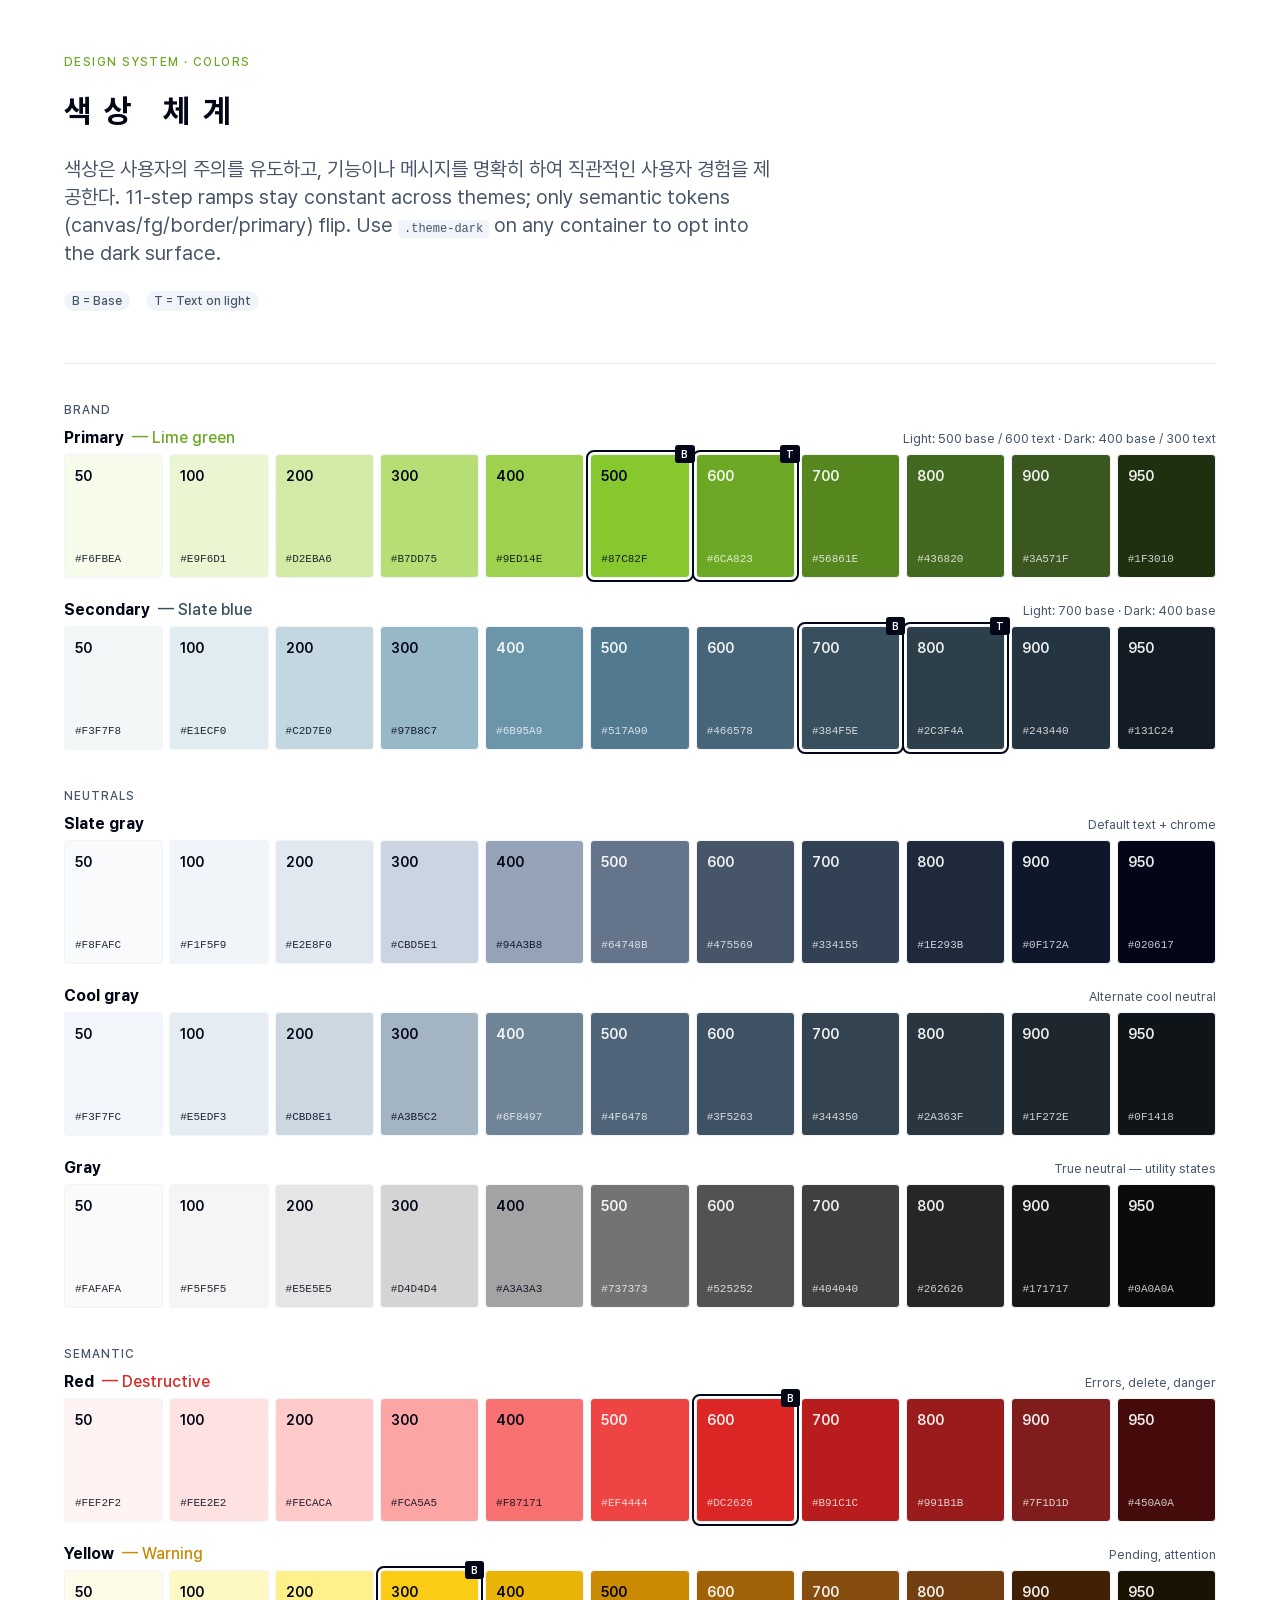
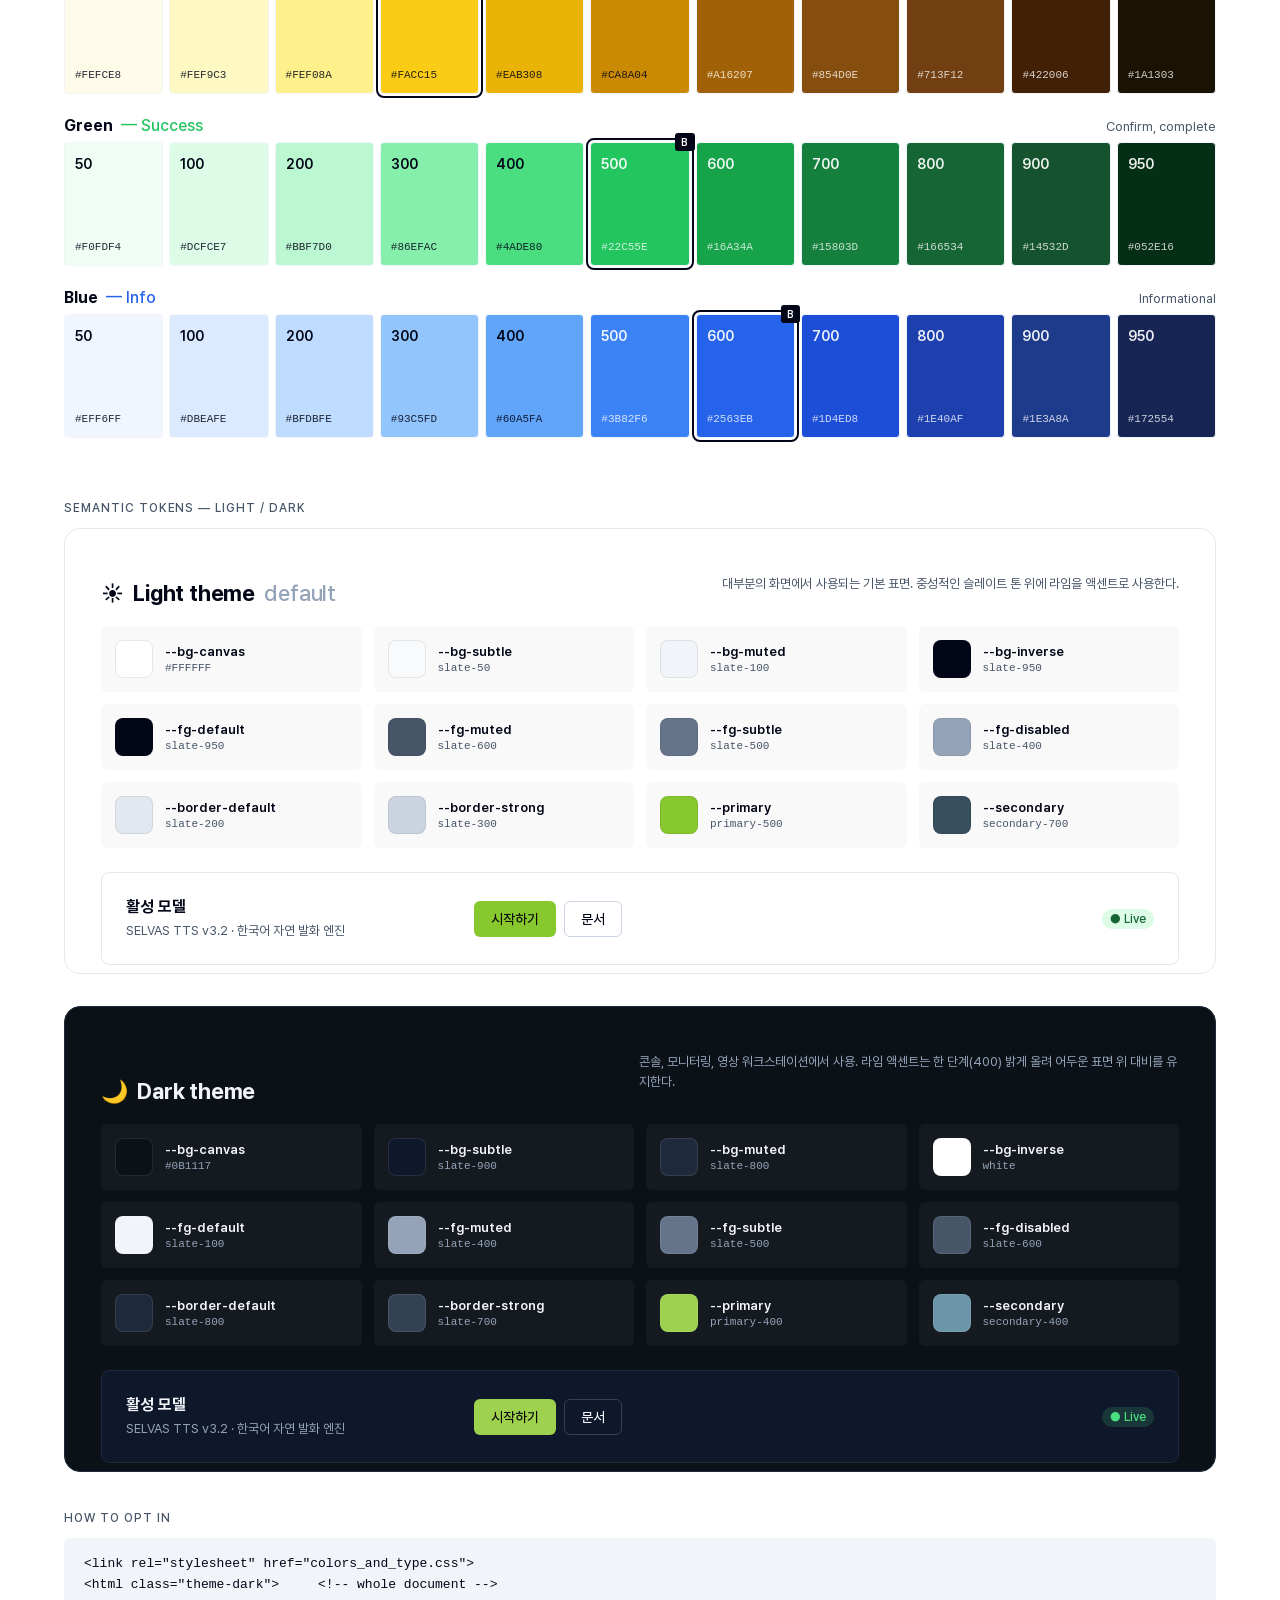
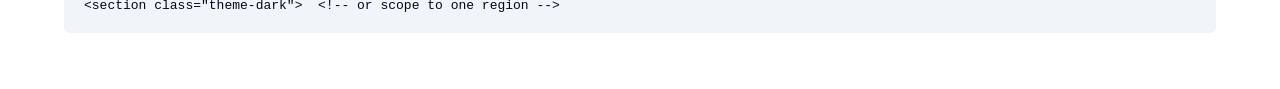
<file: previews/Colors.html>
<!doctype html>
<html lang="ko">
<head>
<meta charset="utf-8" />
<title>Colors — SELVAS AI</title>
<link rel="stylesheet" href="../colors_and_type.css" />
<style>
  body { background: var(--bg-canvas); padding: 56px 64px; margin: 0;
         max-width: 1320px; }
  .card-header { padding-bottom: 32px; border-bottom: 1px solid var(--border-default);
                 margin-bottom: 40px; }
  .eyebrow { font: 500 12px/1 var(--font-ui); letter-spacing: 0.12em;
             text-transform: uppercase; color: var(--primary-text); margin: 0 0 12px; }
  .group-label { font: 500 12px/1 var(--font-ui); color: var(--fg-muted);
                 letter-spacing: 0.08em; text-transform: uppercase; margin: 40px 0 14px; }
  .ramp { display: grid; grid-template-columns: repeat(11, 1fr); gap: 6px;
          margin-bottom: 24px; }
  .swatch { padding: 14px 10px 12px; border-radius: var(--radius-sm);
            border: 1px solid var(--border-subtle);
            min-height: 96px; display: flex; flex-direction: column;
            justify-content: space-between; }
  .swatch .step { font: 600 14px/1 var(--font-ui); }
  .swatch .hex { font: 500 11px/1 var(--font-mono); opacity: 0.85; }
  .swatch.dark { color: rgba(255,255,255,0.92); }
  .swatch.tagged { outline: 2px solid var(--fg-default); outline-offset: 2px;
                   position: relative; }
  .swatch.tagged::after { content: attr(data-tag); position: absolute;
                          top: -10px; right: -6px; font: 600 10px/1 var(--font-ui);
                          background: var(--fg-default); color: var(--fg-inverse);
                          padding: 4px 6px; border-radius: 3px;
                          letter-spacing: 0.04em; text-transform: uppercase; }

  .ramp-title { display: flex; align-items: baseline; justify-content: space-between;
                margin-bottom: 8px; }
  .ramp-title h3 { margin: 0; font: 700 16px/1 var(--font-ui); color: var(--fg-default); }
  .ramp-title .desc { font: 400 13px/1 var(--font-ui); color: var(--fg-muted); }

  .legend { display: flex; gap: 16px; font: 500 12px/1 var(--font-ui);
            color: var(--fg-muted); margin-bottom: 20px; }
  .legend .pill { padding: 4px 8px; border-radius: 999px;
                  background: var(--bg-muted); }

  /* ---- Theme block (light vs dark) ---- */
  .theme-block {
    border: 1px solid var(--border-default);
    border-radius: var(--radius-2xl);
    padding: 32px 36px 8px;
    margin-bottom: 32px;
  }
  .theme-block.light { background: #FFFFFF; }
  .theme-block.dark  { background: #0B1117; color: var(--fg-default); }
  .theme-block.dark .ramp-title h3 { color: #F1F5F9; }
  .theme-block.dark .ramp-title .desc { color: #94A3B8; }
  .theme-block.dark .group-label { color: #94A3B8; }
  .theme-block.dark .swatch { border-color: rgba(255,255,255,0.08); }
  .theme-block.dark .swatch.tagged { outline-color: #F1F5F9; }
  .theme-block.dark .swatch.tagged::after { background: #F1F5F9; color: #0B1117; }

  .theme-head { display: flex; align-items: end; justify-content: space-between;
                margin-bottom: 20px; }
  .theme-head h2 { margin: 0; font: 700 22px/1.2 var(--font-display);
                   letter-spacing: -0.01em; }
  .theme-head .meta { font: 400 13px/1.5 var(--font-ui);
                      color: var(--fg-muted); max-width: 540px; }
  .theme-block.dark .theme-head h2 { color: #F1F5F9; }
  .theme-block.dark .theme-head .meta { color: #94A3B8; }

  /* Semantic tokens table */
  .semantic-grid { display: grid; grid-template-columns: repeat(4, 1fr); gap: 12px;
                   margin-bottom: 24px; }
  .token-card {
    background: rgba(0,0,0,0.025);
    border-radius: var(--radius-md);
    padding: 14px;
    display: flex; align-items: center; gap: 12px;
  }
  .theme-block.dark .token-card { background: rgba(255,255,255,0.04); }
  .token-card .chip { width: 36px; height: 36px; border-radius: 8px;
                      border: 1px solid rgba(0,0,0,0.08); flex: none; }
  .theme-block.dark .token-card .chip { border-color: rgba(255,255,255,0.1); }
  .token-card .meta-text { display: flex; flex-direction: column; gap: 2px; min-width: 0; }
  .token-card .name { font: 600 13px/1.2 var(--font-ui); color: var(--fg-default); }
  .theme-block.dark .token-card .name { color: #F1F5F9; }
  .token-card .desc { font: 500 11px/1.2 var(--font-mono); color: var(--fg-muted); }
  .theme-block.dark .token-card .desc { color: #94A3B8; }

  /* Surface preview tile — shows actual UI mock in each theme */
  .surface-preview {
    margin-top: 20px;
    background: var(--bg-canvas, #fff);
    border: 1px solid var(--border-default);
    border-radius: var(--radius-lg);
    padding: 24px;
    display: grid; grid-template-columns: 1fr 1fr 1fr; gap: 16px;
    align-items: center;
  }
  .theme-block.light .surface-preview { background: #FFFFFF; border-color: #E2E8F0; }
  .theme-block.dark  .surface-preview { background: #0F172A; border-color: #1E293B; }

  .preview-title { font: 700 16px/1.3 var(--font-display); margin: 0 0 4px; }
  .preview-meta  { font: 400 13px/1.4 var(--font-ui); margin: 0; }
  .theme-block.light .preview-title { color: #020617; }
  .theme-block.light .preview-meta  { color: #475569; }
  .theme-block.dark  .preview-title { color: #F1F5F9; }
  .theme-block.dark  .preview-meta  { color: #94A3B8; }

  .preview-btn {
    display: inline-flex; align-items: center; justify-content: center;
    height: 36px; padding: 0 16px; font: 500 14px/1 var(--font-ui);
    border-radius: var(--radius-md); border: 1px solid transparent;
    cursor: pointer; gap: 6px;
  }
  .theme-block.light .preview-btn.primary  { background: #87C82F; color: #0A0A0A; }
  .theme-block.light .preview-btn.outline  { background: transparent; border-color: #CBD5E1; color: #020617; }
  .theme-block.dark  .preview-btn.primary  { background: #9ED14E; color: #0A0A0A; }
  .theme-block.dark  .preview-btn.outline  { background: transparent; border-color: #334155; color: #F1F5F9; }

  .preview-badge {
    display: inline-flex; align-items: center; gap: 4px;
    font: 500 12px/1 var(--font-ui); padding: 4px 8px; border-radius: 999px;
  }
  .theme-block.light .preview-badge { background: #DCFCE7; color: #166534; }
  .theme-block.dark  .preview-badge { background: rgba(74,222,128,0.16); color: #4ADE80; }
</style>
</head>
<body>

<header class="card-header">
  <p class="eyebrow">Design System · Colors</p>
  <h1 class="t-display-sm">색상 체계</h1>
  <p class="t-body-lg" style="color: var(--fg-muted); margin: 12px 0 0; max-width: 720px;">
    색상은 사용자의 주의를 유도하고, 기능이나 메시지를 명확히 하여 직관적인
    사용자 경험을 제공한다.  11-step ramps stay constant across themes; only
    semantic tokens (canvas/fg/border/primary) flip.  Use
    <code style="font-size: 12px;">.theme-dark</code> on any container to
    opt into the dark surface.
  </p>
  <div class="legend" style="margin-top: 24px;">
    <span class="pill">B = Base</span>
    <span class="pill">T = Text on light</span>
  </div>
</header>

<!-- ============================================================ RAMPS -->
<p class="group-label">Brand</p>

<div class="ramp-title">
  <h3>Primary &nbsp;<span style="color: var(--primary-text); font-weight:500">— Lime green</span></h3>
  <span class="desc">Light: 500 base / 600 text · Dark: 400 base / 300 text</span>
</div>
<div class="ramp" id="primary"></div>

<div class="ramp-title">
  <h3>Secondary &nbsp;<span style="color: var(--secondary); font-weight:500">— Slate blue</span></h3>
  <span class="desc">Light: 700 base · Dark: 400 base</span>
</div>
<div class="ramp" id="secondary"></div>

<p class="group-label">Neutrals</p>
<div class="ramp-title"><h3>Slate gray</h3><span class="desc">Default text + chrome</span></div>
<div class="ramp" id="slate"></div>
<div class="ramp-title"><h3>Cool gray</h3><span class="desc">Alternate cool neutral</span></div>
<div class="ramp" id="coolgray"></div>
<div class="ramp-title"><h3>Gray</h3><span class="desc">True neutral — utility states</span></div>
<div class="ramp" id="gray"></div>

<p class="group-label">Semantic</p>
<div class="ramp-title"><h3>Red &nbsp;<span style="color: var(--destructive); font-weight:500">— Destructive</span></h3><span class="desc">Errors, delete, danger</span></div>
<div class="ramp" id="red"></div>
<div class="ramp-title"><h3>Yellow &nbsp;<span style="color: var(--color-yellow-500); font-weight:500">— Warning</span></h3><span class="desc">Pending, attention</span></div>
<div class="ramp" id="yellow"></div>
<div class="ramp-title"><h3>Green &nbsp;<span style="color: var(--success); font-weight:500">— Success</span></h3><span class="desc">Confirm, complete</span></div>
<div class="ramp" id="green"></div>
<div class="ramp-title"><h3>Blue &nbsp;<span style="color: var(--info); font-weight:500">— Info</span></h3><span class="desc">Informational</span></div>
<div class="ramp" id="blue"></div>

<!-- ============================================================ THEMES -->
<p class="group-label" style="margin-top: 64px;">Semantic tokens — Light / Dark</p>

<!-- LIGHT theme block -->
<div class="theme-block light">
  <div class="theme-head">
    <h2>☀ &nbsp;Light theme &nbsp;<span style="color:#94A3B8; font-weight:500;">default</span></h2>
    <p class="meta">대부분의 화면에서 사용되는 기본 표면. 중성적인 슬레이트 톤 위에 라임을 액센트로 사용한다.</p>
  </div>

  <div class="semantic-grid">
    <div class="token-card"><div class="chip" style="background:#FFFFFF; border:1px solid #E2E8F0"></div><div class="meta-text"><span class="name">--bg-canvas</span><span class="desc">#FFFFFF</span></div></div>
    <div class="token-card"><div class="chip" style="background:#F8FAFC"></div><div class="meta-text"><span class="name">--bg-subtle</span><span class="desc">slate-50</span></div></div>
    <div class="token-card"><div class="chip" style="background:#F1F5F9"></div><div class="meta-text"><span class="name">--bg-muted</span><span class="desc">slate-100</span></div></div>
    <div class="token-card"><div class="chip" style="background:#020617"></div><div class="meta-text"><span class="name">--bg-inverse</span><span class="desc">slate-950</span></div></div>

    <div class="token-card"><div class="chip" style="background:#020617"></div><div class="meta-text"><span class="name">--fg-default</span><span class="desc">slate-950</span></div></div>
    <div class="token-card"><div class="chip" style="background:#475569"></div><div class="meta-text"><span class="name">--fg-muted</span><span class="desc">slate-600</span></div></div>
    <div class="token-card"><div class="chip" style="background:#64748B"></div><div class="meta-text"><span class="name">--fg-subtle</span><span class="desc">slate-500</span></div></div>
    <div class="token-card"><div class="chip" style="background:#94A3B8"></div><div class="meta-text"><span class="name">--fg-disabled</span><span class="desc">slate-400</span></div></div>

    <div class="token-card"><div class="chip" style="background:#E2E8F0"></div><div class="meta-text"><span class="name">--border-default</span><span class="desc">slate-200</span></div></div>
    <div class="token-card"><div class="chip" style="background:#CBD5E1"></div><div class="meta-text"><span class="name">--border-strong</span><span class="desc">slate-300</span></div></div>
    <div class="token-card"><div class="chip" style="background:#87C82F"></div><div class="meta-text"><span class="name">--primary</span><span class="desc">primary-500</span></div></div>
    <div class="token-card"><div class="chip" style="background:#384F5E"></div><div class="meta-text"><span class="name">--secondary</span><span class="desc">secondary-700</span></div></div>
  </div>

  <div class="surface-preview">
    <div>
      <p class="preview-title">활성 모델</p>
      <p class="preview-meta">SELVAS TTS v3.2 · 한국어 자연 발화 엔진</p>
    </div>
    <div style="display: flex; gap: 8px;">
      <button class="preview-btn primary">시작하기</button>
      <button class="preview-btn outline">문서</button>
    </div>
    <div style="text-align: right;">
      <span class="preview-badge">● Live</span>
    </div>
  </div>
</div>

<!-- DARK theme block -->
<div class="theme-block dark theme-dark">
  <div class="theme-head">
    <h2>🌙 &nbsp;Dark theme</h2>
    <p class="meta">콘솔, 모니터링, 영상 워크스테이션에서 사용. 라임 액센트는 한 단계(400) 밝게 올려 어두운 표면 위 대비를 유지한다.</p>
  </div>

  <div class="semantic-grid">
    <div class="token-card"><div class="chip" style="background:#0B1117"></div><div class="meta-text"><span class="name">--bg-canvas</span><span class="desc">#0B1117</span></div></div>
    <div class="token-card"><div class="chip" style="background:#0F172A"></div><div class="meta-text"><span class="name">--bg-subtle</span><span class="desc">slate-900</span></div></div>
    <div class="token-card"><div class="chip" style="background:#1E293B"></div><div class="meta-text"><span class="name">--bg-muted</span><span class="desc">slate-800</span></div></div>
    <div class="token-card"><div class="chip" style="background:#FFFFFF"></div><div class="meta-text"><span class="name">--bg-inverse</span><span class="desc">white</span></div></div>

    <div class="token-card"><div class="chip" style="background:#F1F5F9"></div><div class="meta-text"><span class="name">--fg-default</span><span class="desc">slate-100</span></div></div>
    <div class="token-card"><div class="chip" style="background:#94A3B8"></div><div class="meta-text"><span class="name">--fg-muted</span><span class="desc">slate-400</span></div></div>
    <div class="token-card"><div class="chip" style="background:#64748B"></div><div class="meta-text"><span class="name">--fg-subtle</span><span class="desc">slate-500</span></div></div>
    <div class="token-card"><div class="chip" style="background:#475569"></div><div class="meta-text"><span class="name">--fg-disabled</span><span class="desc">slate-600</span></div></div>

    <div class="token-card"><div class="chip" style="background:#1E293B"></div><div class="meta-text"><span class="name">--border-default</span><span class="desc">slate-800</span></div></div>
    <div class="token-card"><div class="chip" style="background:#334155"></div><div class="meta-text"><span class="name">--border-strong</span><span class="desc">slate-700</span></div></div>
    <div class="token-card"><div class="chip" style="background:#9ED14E"></div><div class="meta-text"><span class="name">--primary</span><span class="desc">primary-400</span></div></div>
    <div class="token-card"><div class="chip" style="background:#6B95A9"></div><div class="meta-text"><span class="name">--secondary</span><span class="desc">secondary-400</span></div></div>
  </div>

  <div class="surface-preview">
    <div>
      <p class="preview-title">활성 모델</p>
      <p class="preview-meta">SELVAS TTS v3.2 · 한국어 자연 발화 엔진</p>
    </div>
    <div style="display: flex; gap: 8px;">
      <button class="preview-btn primary">시작하기</button>
      <button class="preview-btn outline">문서</button>
    </div>
    <div style="text-align: right;">
      <span class="preview-badge">● Live</span>
    </div>
  </div>
</div>

<p class="group-label">How to opt in</p>
<pre style="background: var(--bg-muted); padding: 16px 20px; border-radius: var(--radius-md);
            font: 500 13px/1.6 var(--font-mono); margin: 0;
            color: var(--fg-default); white-space: pre-wrap;">&lt;link rel="stylesheet" href="colors_and_type.css"&gt;
&lt;html class="theme-dark"&gt;     &lt;!-- whole document --&gt;
&lt;section class="theme-dark"&gt;  &lt;!-- or scope to one region --&gt;</pre>

<script>
const ramps = {
  primary:   { base: 500, text: 600 },
  secondary: { base: 700, text: 800 },
  slate:     {},
  coolgray:  {},
  gray:      {},
  red:       { base: 600 },
  yellow:    { base: 300 },
  green:     { base: 500 },
  blue:      { base: 600 },
};
const steps = [50, 100, 200, 300, 400, 500, 600, 700, 800, 900, 950];
const cs = getComputedStyle(document.documentElement);
function isDark(hex) {
  const h = hex.replace("#", "");
  const r = parseInt(h.slice(0,2), 16);
  const g = parseInt(h.slice(2,4), 16);
  const b = parseInt(h.slice(4,6), 16);
  return (r*299 + g*587 + b*114) / 1000 < 140;
}
for (const [name, meta] of Object.entries(ramps)) {
  const host = document.getElementById(name);
  for (const step of steps) {
    const hex = cs.getPropertyValue(`--color-${name}-${step}`).trim();
    if (!hex) continue;
    const dark = isDark(hex);
    const tag = step === meta.base ? "B" : step === meta.text ? "T" : null;
    const div = document.createElement("div");
    div.className = "swatch" + (dark ? " dark" : "") + (tag ? " tagged" : "");
    if (tag) div.dataset.tag = tag;
    div.style.background = hex;
    div.innerHTML = `<span class="step">${step}</span><span class="hex">${hex.toUpperCase()}</span>`;
    host.appendChild(div);
  }
}
</script>
</body>
</html>
</file>
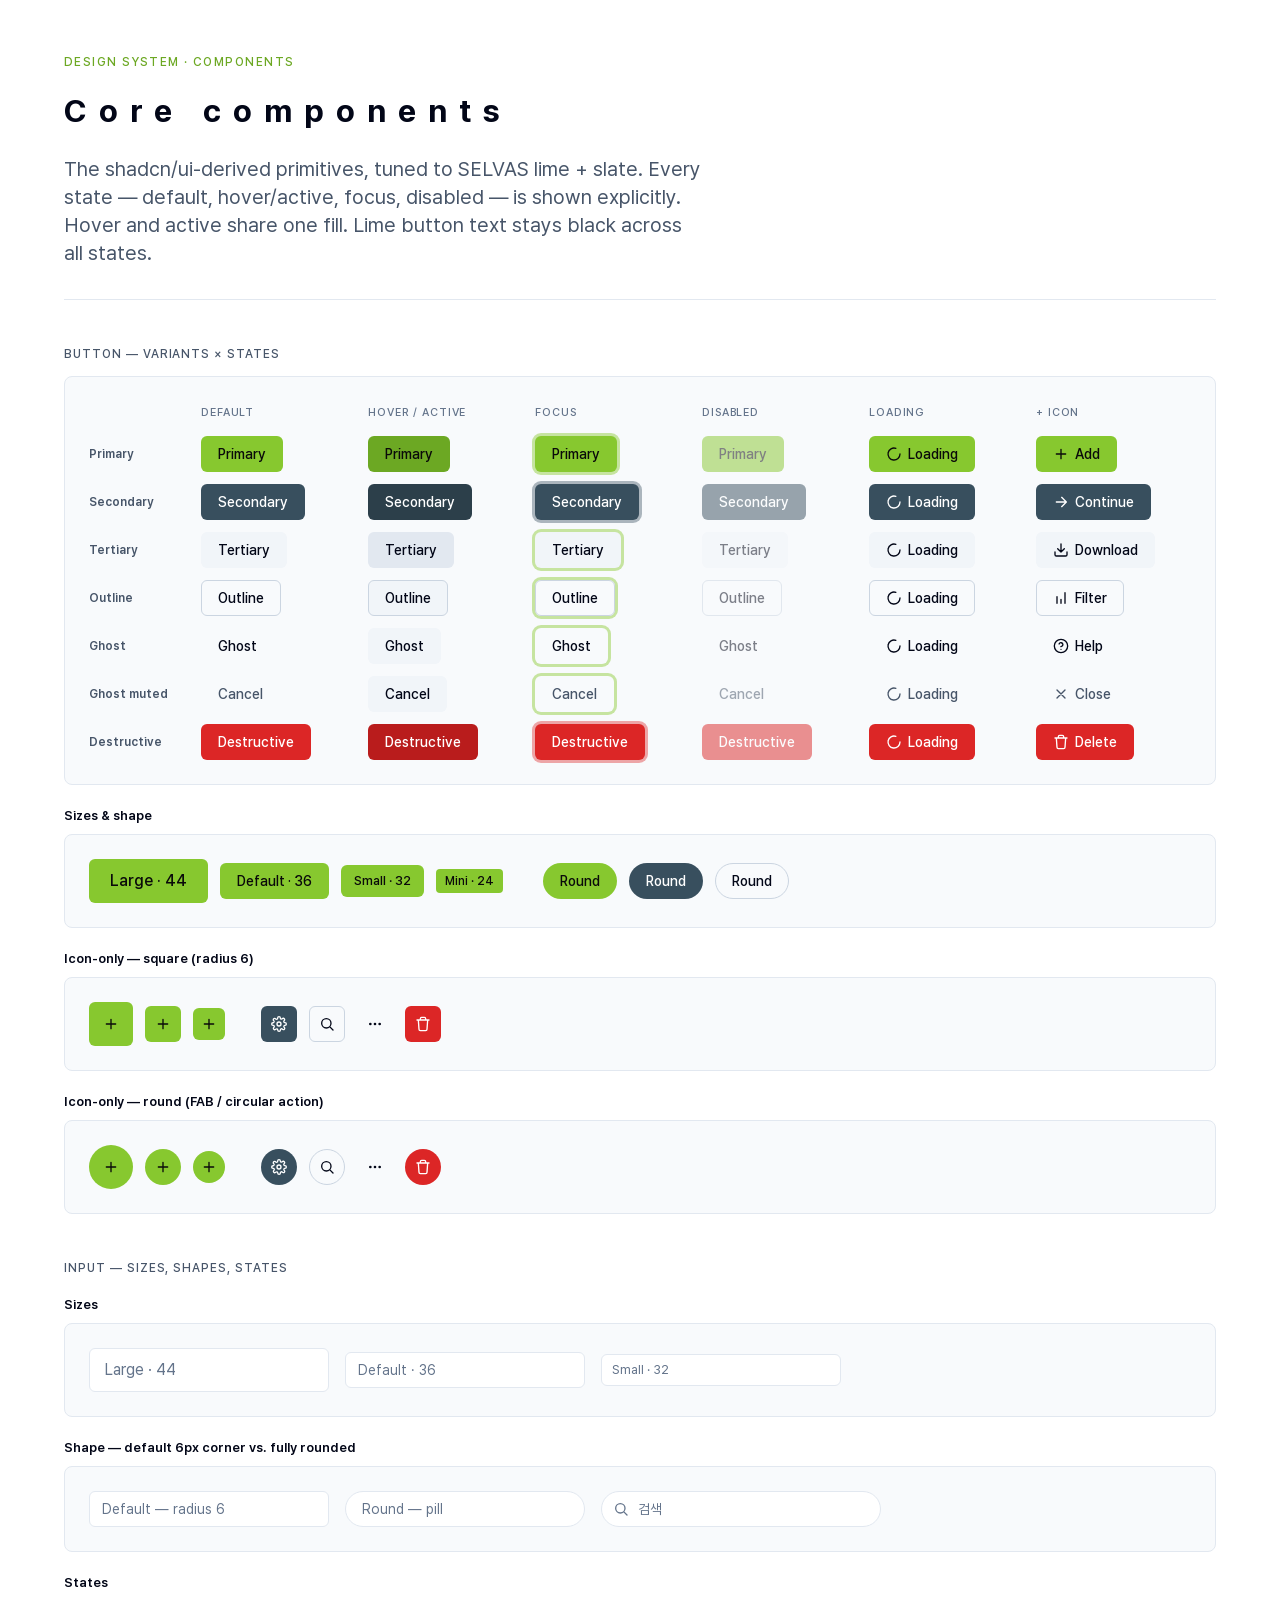
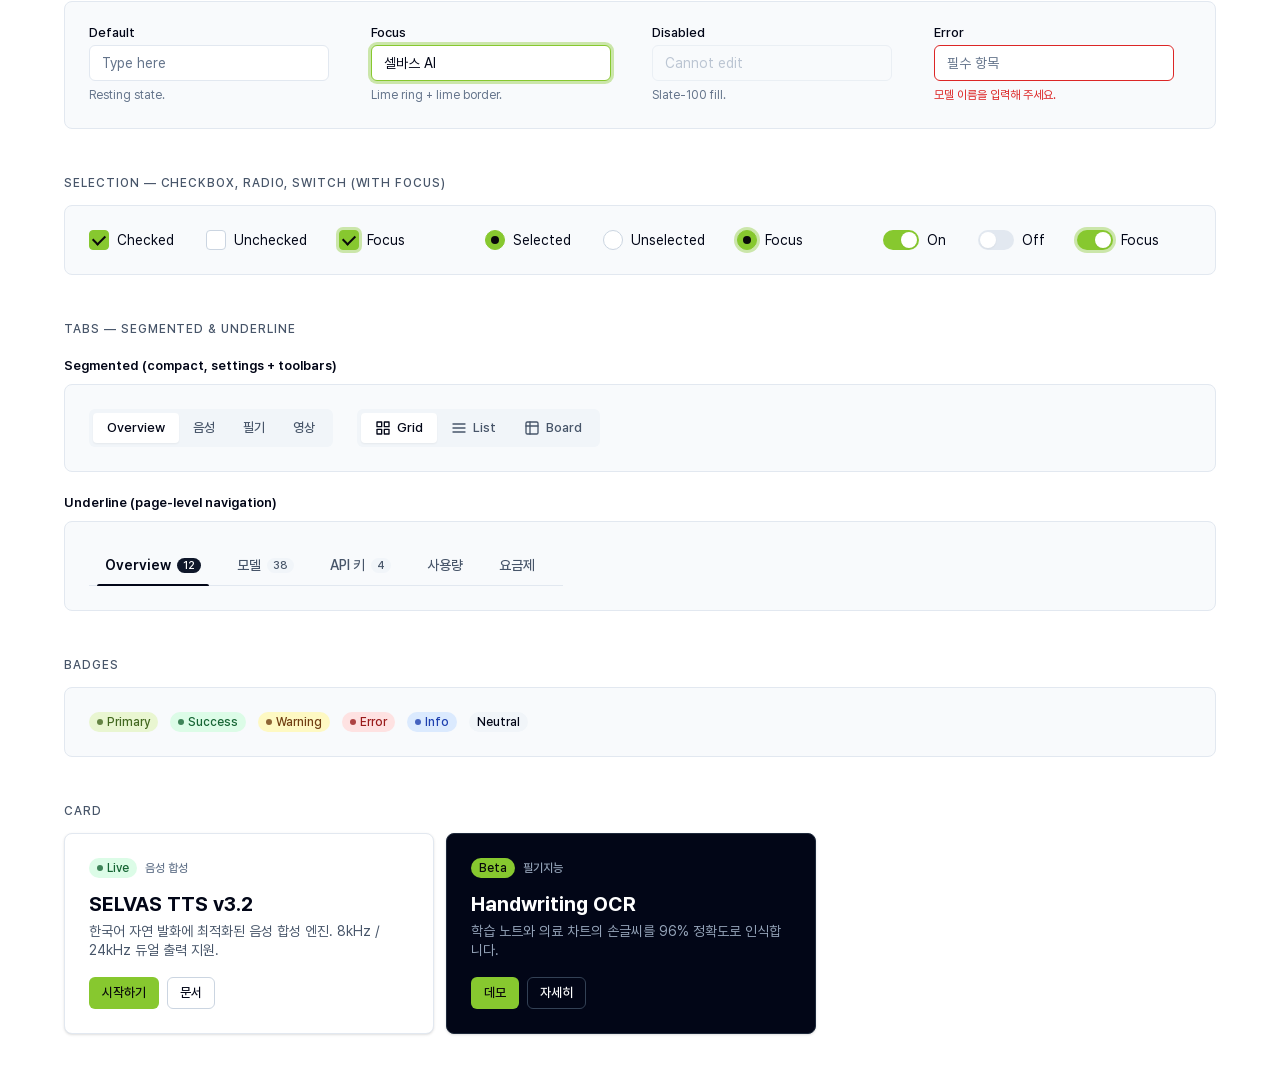
<file: previews/Components.html>
<!doctype html>
<html lang="ko">
<head>
<meta charset="utf-8" />
<title>Components — SELVAS AI</title>
<link rel="stylesheet" href="../colors_and_type.css" />
<style>
  body { background: var(--bg-canvas); padding: 56px 64px; margin: 0;
         max-width: 1280px; }
  .card-header { padding-bottom: 32px; border-bottom: 1px solid var(--border-default);
                 margin-bottom: 40px; }
  .eyebrow { font: 500 12px/1 var(--font-ui); letter-spacing: 0.12em;
             text-transform: uppercase; color: var(--primary-text); margin: 0 0 12px; }
  .group-label { font: 500 12px/1 var(--font-ui); color: var(--fg-muted);
                 letter-spacing: 0.08em; text-transform: uppercase; margin: 48px 0 16px; }
  .sub-label { font: 600 13px/1 var(--font-ui); color: var(--fg-default);
               margin: 24px 0 12px; }
  .row { display: flex; flex-wrap: wrap; gap: 12px; align-items: center; }
  .panel { background: var(--bg-subtle); border: 1px solid var(--border-default);
           border-radius: var(--radius-lg); padding: 24px; }
  .matrix { display: grid; grid-template-columns: 100px repeat(6, 1fr);
            gap: 12px; align-items: center; }
  .matrix .head { font: 500 11px/1 var(--font-ui); color: var(--fg-subtle);
                  letter-spacing: 0.08em; text-transform: uppercase; padding: 6px 0; }
  .matrix .rowlabel { font: 600 12px/1 var(--font-ui); color: var(--fg-muted); }
  .matrix > .cell { display: flex; }

  /* ---------- Icon ---------- */
  .ic { width: 16px; height: 16px; flex: none;
        stroke: currentColor; stroke-width: 2; fill: none;
        stroke-linecap: round; stroke-linejoin: round; }

  /* ---------- Button ---------- */
  .btn {
    display: inline-flex; align-items: center; justify-content: center;
    gap: 6px;
    font-family: var(--font-ui); font-weight: 500;
    border-radius: var(--radius-md);
    border: 1px solid transparent;
    cursor: pointer;
    transition: background var(--duration-fast) var(--ease-standard),
                box-shadow var(--duration-fast) var(--ease-standard),
                color var(--duration-fast) var(--ease-standard),
                border-color var(--duration-fast) var(--ease-standard);
    line-height: 1; user-select: none;
  }
  .btn:focus-visible { outline: none; }
  .btn[disabled] { opacity: 0.5; cursor: not-allowed; }

  .btn--default { height: 36px; padding: 0 16px; font-size: 14px; }
  .btn--lg      { height: 44px; padding: 0 20px; font-size: 16px; }
  .btn--sm      { height: 32px; padding: 0 12px; font-size: 13px; }
  .btn--mini    { height: 24px; padding: 0 8px;  font-size: 12px;
                  border-radius: var(--radius-sm); }
  .btn--icon-only { padding: 0; width: 36px; }
  .btn--icon-only.btn--lg { width: 44px; }
  .btn--icon-only.btn--sm { width: 32px; }
  .btn--icon-only.btn--round { border-radius: 9999px; }

  /* Hover and Active share one state — same darker fill, no press shadow. */

  /* Primary lime — text stays black across all states */
  .btn--primary { background: var(--color-primary-500); color: #0A0A0A; }
  .btn--primary.is-hover, .btn--primary:hover,
  .btn--primary.is-active, .btn--primary:active { background: var(--color-primary-600); color: #0A0A0A; }
  .btn--primary.is-focus, .btn--primary:focus-visible { background: var(--color-primary-500); color: #0A0A0A;
    box-shadow: 0 0 0 3px rgb(135 200 47 / 0.45); }

  .btn--secondary { background: var(--color-secondary-700); color: white; }
  .btn--secondary.is-hover, .btn--secondary:hover,
  .btn--secondary.is-active, .btn--secondary:active { background: var(--color-secondary-800); }
  .btn--secondary.is-focus, .btn--secondary:focus-visible { box-shadow: 0 0 0 3px rgb(56 79 94 / 0.40); }

  .btn--tertiary { background: var(--color-slate-100); color: var(--color-slate-950); }
  .btn--tertiary.is-hover, .btn--tertiary:hover,
  .btn--tertiary.is-active, .btn--tertiary:active { background: var(--color-slate-200); }
  .btn--tertiary.is-focus, .btn--tertiary:focus-visible { box-shadow: 0 0 0 3px rgb(135 200 47 / 0.45); }

  .btn--outline { background: transparent;
                  border-color: var(--color-slate-300); color: var(--color-slate-950); }
  .btn--outline.is-hover, .btn--outline:hover,
  .btn--outline.is-active, .btn--outline:active { background: var(--color-slate-100); }
  .btn--outline.is-focus, .btn--outline:focus-visible { box-shadow: 0 0 0 3px rgb(135 200 47 / 0.45); }

  .btn--ghost { background: transparent; color: var(--color-slate-950); }
  .btn--ghost.is-hover, .btn--ghost:hover,
  .btn--ghost.is-active, .btn--ghost:active { background: var(--color-slate-100); }
  .btn--ghost.is-focus, .btn--ghost:focus-visible { box-shadow: 0 0 0 3px rgb(135 200 47 / 0.45); }

  .btn--ghost-muted { background: transparent; color: var(--color-slate-600); }
  .btn--ghost-muted.is-hover, .btn--ghost-muted:hover,
  .btn--ghost-muted.is-active, .btn--ghost-muted:active { background: var(--color-slate-100); color: var(--color-slate-950); }
  .btn--ghost-muted.is-focus, .btn--ghost-muted:focus-visible { box-shadow: 0 0 0 3px rgb(135 200 47 / 0.45); }

  .btn--destructive { background: var(--color-red-600); color: white; }
  .btn--destructive.is-hover, .btn--destructive:hover,
  .btn--destructive.is-active, .btn--destructive:active { background: var(--color-red-700); }
  .btn--destructive.is-focus, .btn--destructive:focus-visible { box-shadow: 0 0 0 3px rgb(220 38 38 / 0.40); }

  .btn--round { border-radius: 9999px; }

  /* ---------- Input ---------- */
  .input {
    height: 36px; padding: 0 12px;
    font: 400 14px/1 var(--font-ui);
    background: white;
    color: var(--fg-default);
    border: 1px solid var(--color-slate-200);
    border-radius: var(--radius-md);
    transition: border-color var(--duration-fast) var(--ease-standard),
                box-shadow var(--duration-fast) var(--ease-standard);
    width: 240px;
    box-sizing: border-box;
  }
  .input::placeholder { color: var(--fg-subtle); }
  .input:hover { border-color: var(--color-slate-300); }
  .input:focus, .input.is-focus { outline: none; border-color: var(--color-primary-500);
                                  box-shadow: 0 0 0 3px rgb(135 200 47 / 0.40); }
  .input--lg { height: 44px; padding: 0 14px; font-size: 16px; }
  .input--sm { height: 32px; padding: 0 10px; font-size: 13px; }
  .input--round { border-radius: 9999px; padding-left: 16px; padding-right: 16px; }
  .input--error { border-color: var(--color-red-600); }
  .input--error:focus, .input--error.is-focus { box-shadow: 0 0 0 3px rgb(220 38 38 / 0.40); }
  .input[disabled] { background: var(--color-slate-50);
                     border-color: var(--color-slate-200);
                     color: var(--fg-disabled);
                     cursor: not-allowed; opacity: 0.6; }
  .input[disabled]::placeholder { color: var(--fg-disabled); }
  .input[disabled]:hover { border-color: var(--color-slate-200); }

  .input-group { position: relative; display: inline-block; }
  .input-group .ic { position: absolute; top: 50%; left: 12px; transform: translateY(-50%);
                     color: var(--fg-subtle); pointer-events: none; }
  .input-group .input { padding-left: 36px; }
  .input-group.lg .ic { left: 14px; }
  .input-group.lg .input { padding-left: 40px; }

  .field { display: flex; flex-direction: column; gap: 6px; }
  .field label { font: 500 13px/1 var(--font-ui); color: var(--fg-default); }
  .field .help { font: 400 12px/1.4 var(--font-ui); color: var(--fg-subtle); }
  .field .help--error { color: var(--color-red-600); }

  /* ---------- Switch ---------- */
  .switch { position: relative; width: 36px; height: 20px;
            background: var(--color-slate-200);
            border-radius: 999px; cursor: pointer;
            transition: background var(--duration-base) var(--ease-standard),
                        box-shadow var(--duration-fast) var(--ease-standard); }
  .switch::after { content: ""; position: absolute; top: 2px; left: 2px;
                   width: 16px; height: 16px; background: white;
                   border-radius: 50%; box-shadow: var(--shadow-xs);
                   transition: transform var(--duration-base) var(--ease-standard); }
  .switch.on { background: var(--color-primary-500); }
  .switch.on::after { transform: translateX(16px); }
  .switch.is-focus { box-shadow: 0 0 0 3px rgb(135 200 47 / 0.40); }

  /* ---------- Checkbox / Radio ---------- */
  .checkbox, .radio {
    width: 18px; height: 18px; border: 1.5px solid var(--color-slate-300);
    background: white; display: inline-flex; align-items: center;
    justify-content: center; cursor: pointer;
    transition: box-shadow var(--duration-fast) var(--ease-standard);
  }
  .checkbox { border-radius: 4px; }
  .radio    { border-radius: 50%; }
  .checkbox.checked, .radio.checked {
    background: var(--color-primary-500); border-color: var(--color-primary-500);
  }
  .checkbox.checked::after {
    content: ""; width: 10px; height: 6px;
    border-left: 2px solid #0A0A0A;
    border-bottom: 2px solid #0A0A0A;
    transform: rotate(-45deg) translate(1px, -1px);
  }
  .radio.checked::after {
    content: ""; width: 8px; height: 8px; border-radius: 50%; background: #0A0A0A;
  }
  .checkbox.is-focus, .radio.is-focus { box-shadow: 0 0 0 3px rgb(135 200 47 / 0.40); }

  /* ---------- Tabs : Segmented ---------- */
  .tabs-segmented { display: inline-flex; padding: 4px; background: var(--color-slate-100);
                    border-radius: var(--radius-md); }
  .tabs-segmented button { background: transparent; border: 0; cursor: pointer;
                           font: 500 13px/1 var(--font-ui); color: var(--fg-muted);
                           padding: 7px 14px; border-radius: var(--radius-sm);
                           display: inline-flex; align-items: center; gap: 6px; }
  .tabs-segmented button.active { background: white; color: var(--fg-default);
                                  box-shadow: var(--shadow-xs); }
  .tabs-segmented button:hover:not(.active) { color: var(--fg-default); }

  /* ---------- Tabs : Underline ---------- */
  .tabs-underline { display: inline-flex; gap: 4px;
                    border-bottom: 1px solid var(--color-slate-200);
                    padding-right: 12px; }
  .tabs-underline button { background: transparent; border: 0; cursor: pointer;
                           font: 500 14px/1 var(--font-ui); color: var(--fg-muted);
                           padding: 12px 16px; position: relative;
                           display: inline-flex; align-items: center; gap: 6px; }
  .tabs-underline button::after {
    content: ""; position: absolute; left: 8px; right: 8px; bottom: -1px;
    height: 2px; background: transparent; border-radius: 2px 2px 0 0;
    transition: background var(--duration-fast) var(--ease-standard);
  }
  .tabs-underline button.active { color: var(--fg-default); font-weight: 600; }
  .tabs-underline button.active::after { background: var(--fg-default); }
  .tabs-underline button:hover:not(.active) { color: var(--fg-default); }
  .tabs-underline .count { font: 500 11px/1 var(--font-ui);
                           background: var(--color-slate-100); color: var(--fg-muted);
                           padding: 2px 6px; border-radius: 999px; }
  .tabs-underline .active .count { background: var(--color-slate-900); color: white; }

  /* ---------- Badge ---------- */
  .badge { display: inline-flex; align-items: center; gap: 4px;
           font: 500 12px/1 var(--font-ui); padding: 4px 8px;
           border-radius: var(--radius-full); }
  .badge--neutral  { background: var(--color-slate-100); color: var(--fg-default); }
  .badge--primary  { background: var(--color-primary-100); color: var(--color-primary-800); }
  .badge--success  { background: var(--color-green-100); color: var(--color-green-800); }
  .badge--warning  { background: var(--color-yellow-100); color: var(--color-yellow-800); }
  .badge--error    { background: var(--color-red-100); color: var(--color-red-800); }
  .badge--info     { background: var(--color-blue-100); color: var(--color-blue-800); }
  .badge .dot { width: 6px; height: 6px; border-radius: 50%;
                background: currentColor; opacity: 0.8; }

  /* ---------- Card ---------- */
  .card { background: white; border: 1px solid var(--color-slate-200);
          border-radius: var(--radius-lg); padding: 24px;
          box-shadow: var(--shadow-sm); width: 320px; }
  .card h3 { margin: 0 0 4px; }
  .card p  { margin: 0; color: var(--fg-muted); font-size: 14px; }
  .card .meta { display: flex; align-items: center; gap: 8px; margin-bottom: 12px;
                font: 500 12px/1 var(--font-ui); color: var(--fg-subtle); }
</style>
</head>
<body>

<header class="card-header">
  <p class="eyebrow">Design System · Components</p>
  <h1 class="t-display-sm">Core components</h1>
  <p class="t-body-lg" style="color: var(--fg-muted); margin: 12px 0 0; max-width: 640px;">
    The shadcn/ui-derived primitives, tuned to SELVAS lime + slate.
    Every state — default, hover/active, focus, disabled — is shown
    explicitly. Hover and active share one fill. Lime button text stays black across all states.
  </p>
</header>

<!-- =============================================================== BUTTON -->
<p class="group-label">Button — variants × states</p>
<div class="panel">
  <div class="matrix">
    <div></div>
    <div class="head">Default</div>
    <div class="head">Hover / Active</div>
    <div class="head">Focus</div>
    <div class="head">Disabled</div>
    <div class="head">Loading</div>
    <div class="head">+ Icon</div>

    <div class="rowlabel">Primary</div>
    <div class="cell"><button class="btn btn--default btn--primary">Primary</button></div>
    <div class="cell"><button class="btn btn--default btn--primary is-hover">Primary</button></div>
    <div class="cell"><button class="btn btn--default btn--primary is-focus">Primary</button></div>
    <div class="cell"><button class="btn btn--default btn--primary" disabled>Primary</button></div>
    <div class="cell"><button class="btn btn--default btn--primary"><svg class="ic" viewBox="0 0 24 24"><path d="M21 12a9 9 0 1 1-6.2-8.55"/></svg>Loading</button></div>
    <div class="cell"><button class="btn btn--default btn--primary"><svg class="ic" viewBox="0 0 24 24"><path d="M12 5v14M5 12h14"/></svg>Add</button></div>

    <div class="rowlabel">Secondary</div>
    <div class="cell"><button class="btn btn--default btn--secondary">Secondary</button></div>
    <div class="cell"><button class="btn btn--default btn--secondary is-hover">Secondary</button></div>
    <div class="cell"><button class="btn btn--default btn--secondary is-focus">Secondary</button></div>
    <div class="cell"><button class="btn btn--default btn--secondary" disabled>Secondary</button></div>
    <div class="cell"><button class="btn btn--default btn--secondary"><svg class="ic" viewBox="0 0 24 24"><path d="M21 12a9 9 0 1 1-6.2-8.55"/></svg>Loading</button></div>
    <div class="cell"><button class="btn btn--default btn--secondary"><svg class="ic" viewBox="0 0 24 24"><path d="M5 12h14M13 5l7 7-7 7"/></svg>Continue</button></div>

    <div class="rowlabel">Tertiary</div>
    <div class="cell"><button class="btn btn--default btn--tertiary">Tertiary</button></div>
    <div class="cell"><button class="btn btn--default btn--tertiary is-hover">Tertiary</button></div>
    <div class="cell"><button class="btn btn--default btn--tertiary is-focus">Tertiary</button></div>
    <div class="cell"><button class="btn btn--default btn--tertiary" disabled>Tertiary</button></div>
    <div class="cell"><button class="btn btn--default btn--tertiary"><svg class="ic" viewBox="0 0 24 24"><path d="M21 12a9 9 0 1 1-6.2-8.55"/></svg>Loading</button></div>
    <div class="cell"><button class="btn btn--default btn--tertiary"><svg class="ic" viewBox="0 0 24 24"><path d="M21 15v4a2 2 0 0 1-2 2H5a2 2 0 0 1-2-2v-4M7 10l5 5 5-5M12 15V3"/></svg>Download</button></div>

    <div class="rowlabel">Outline</div>
    <div class="cell"><button class="btn btn--default btn--outline">Outline</button></div>
    <div class="cell"><button class="btn btn--default btn--outline is-hover">Outline</button></div>
    <div class="cell"><button class="btn btn--default btn--outline is-focus">Outline</button></div>
    <div class="cell"><button class="btn btn--default btn--outline" disabled>Outline</button></div>
    <div class="cell"><button class="btn btn--default btn--outline"><svg class="ic" viewBox="0 0 24 24"><path d="M21 12a9 9 0 1 1-6.2-8.55"/></svg>Loading</button></div>
    <div class="cell"><button class="btn btn--default btn--outline"><svg class="ic" viewBox="0 0 24 24"><path d="M12 20v-6M6 20V10M18 20V4"/></svg>Filter</button></div>

    <div class="rowlabel">Ghost</div>
    <div class="cell"><button class="btn btn--default btn--ghost">Ghost</button></div>
    <div class="cell"><button class="btn btn--default btn--ghost is-hover">Ghost</button></div>
    <div class="cell"><button class="btn btn--default btn--ghost is-focus">Ghost</button></div>
    <div class="cell"><button class="btn btn--default btn--ghost" disabled>Ghost</button></div>
    <div class="cell"><button class="btn btn--default btn--ghost"><svg class="ic" viewBox="0 0 24 24"><path d="M21 12a9 9 0 1 1-6.2-8.55"/></svg>Loading</button></div>
    <div class="cell"><button class="btn btn--default btn--ghost"><svg class="ic" viewBox="0 0 24 24"><circle cx="12" cy="12" r="10"/><path d="M9.1 9a3 3 0 0 1 5.8 1c0 2-3 3-3 3M12 17h.01"/></svg>Help</button></div>

    <div class="rowlabel">Ghost muted</div>
    <div class="cell"><button class="btn btn--default btn--ghost-muted">Cancel</button></div>
    <div class="cell"><button class="btn btn--default btn--ghost-muted is-hover">Cancel</button></div>
    <div class="cell"><button class="btn btn--default btn--ghost-muted is-focus">Cancel</button></div>
    <div class="cell"><button class="btn btn--default btn--ghost-muted" disabled>Cancel</button></div>
    <div class="cell"><button class="btn btn--default btn--ghost-muted"><svg class="ic" viewBox="0 0 24 24"><path d="M21 12a9 9 0 1 1-6.2-8.55"/></svg>Loading</button></div>
    <div class="cell"><button class="btn btn--default btn--ghost-muted"><svg class="ic" viewBox="0 0 24 24"><path d="M18 6 6 18M6 6l12 12"/></svg>Close</button></div>

    <div class="rowlabel">Destructive</div>
    <div class="cell"><button class="btn btn--default btn--destructive">Destructive</button></div>
    <div class="cell"><button class="btn btn--default btn--destructive is-hover">Destructive</button></div>
    <div class="cell"><button class="btn btn--default btn--destructive is-focus">Destructive</button></div>
    <div class="cell"><button class="btn btn--default btn--destructive" disabled>Destructive</button></div>
    <div class="cell"><button class="btn btn--default btn--destructive"><svg class="ic" viewBox="0 0 24 24"><path d="M21 12a9 9 0 1 1-6.2-8.55"/></svg>Loading</button></div>
    <div class="cell"><button class="btn btn--default btn--destructive"><svg class="ic" viewBox="0 0 24 24"><path d="M3 6h18M8 6V4a2 2 0 0 1 2-2h4a2 2 0 0 1 2 2v2M19 6l-1 14a2 2 0 0 1-2 2H8a2 2 0 0 1-2-2L5 6"/></svg>Delete</button></div>
  </div>
</div>

<p class="sub-label">Sizes &amp; shape</p>
<div class="panel">
  <div class="row">
    <button class="btn btn--lg btn--primary">Large · 44</button>
    <button class="btn btn--default btn--primary">Default · 36</button>
    <button class="btn btn--sm btn--primary">Small · 32</button>
    <button class="btn btn--mini btn--primary">Mini · 24</button>
    <span style="width: 16px;"></span>
    <button class="btn btn--default btn--primary btn--round">Round</button>
    <button class="btn btn--default btn--secondary btn--round">Round</button>
    <button class="btn btn--default btn--outline btn--round">Round</button>
  </div>
</div>

<p class="sub-label">Icon-only — square (radius 6)</p>
<div class="panel">
  <div class="row">
    <button class="btn btn--lg btn--primary  btn--icon-only" aria-label="add"><svg class="ic" viewBox="0 0 24 24"><path d="M12 5v14M5 12h14"/></svg></button>
    <button class="btn btn--default btn--primary btn--icon-only" aria-label="add"><svg class="ic" viewBox="0 0 24 24"><path d="M12 5v14M5 12h14"/></svg></button>
    <button class="btn btn--sm btn--primary btn--icon-only" aria-label="add"><svg class="ic" viewBox="0 0 24 24"><path d="M12 5v14M5 12h14"/></svg></button>
    <span style="width: 12px;"></span>
    <button class="btn btn--default btn--secondary btn--icon-only" aria-label="settings"><svg class="ic" viewBox="0 0 24 24"><circle cx="12" cy="12" r="3"/><path d="M19.4 15a1.7 1.7 0 0 0 .3 1.8l.1.1a2 2 0 1 1-2.8 2.8l-.1-.1a1.7 1.7 0 0 0-1.8-.3 1.7 1.7 0 0 0-1 1.5V21a2 2 0 1 1-4 0v-.1a1.7 1.7 0 0 0-1-1.5 1.7 1.7 0 0 0-1.8.3l-.1.1a2 2 0 1 1-2.8-2.8l.1-.1a1.7 1.7 0 0 0 .3-1.8 1.7 1.7 0 0 0-1.5-1H3a2 2 0 1 1 0-4h.1a1.7 1.7 0 0 0 1.5-1 1.7 1.7 0 0 0-.3-1.8l-.1-.1a2 2 0 1 1 2.8-2.8l.1.1a1.7 1.7 0 0 0 1.8.3h.1a1.7 1.7 0 0 0 1-1.5V3a2 2 0 1 1 4 0v.1a1.7 1.7 0 0 0 1 1.5 1.7 1.7 0 0 0 1.8-.3l.1-.1a2 2 0 1 1 2.8 2.8l-.1.1a1.7 1.7 0 0 0-.3 1.8v.1a1.7 1.7 0 0 0 1.5 1H21a2 2 0 1 1 0 4h-.1a1.7 1.7 0 0 0-1.5 1z"/></svg></button>
    <button class="btn btn--default btn--outline btn--icon-only" aria-label="search"><svg class="ic" viewBox="0 0 24 24"><circle cx="11" cy="11" r="7"/><path d="m21 21-4.35-4.35"/></svg></button>
    <button class="btn btn--default btn--ghost btn--icon-only" aria-label="more"><svg class="ic" viewBox="0 0 24 24"><circle cx="5" cy="12" r="1"/><circle cx="12" cy="12" r="1"/><circle cx="19" cy="12" r="1"/></svg></button>
    <button class="btn btn--default btn--destructive btn--icon-only" aria-label="delete"><svg class="ic" viewBox="0 0 24 24"><path d="M3 6h18M8 6V4a2 2 0 0 1 2-2h4a2 2 0 0 1 2 2v2M19 6l-1 14a2 2 0 0 1-2 2H8a2 2 0 0 1-2-2L5 6"/></svg></button>
  </div>
</div>

<p class="sub-label">Icon-only — round (FAB / circular action)</p>
<div class="panel">
  <div class="row">
    <button class="btn btn--lg btn--primary btn--icon-only btn--round" aria-label="add"><svg class="ic" viewBox="0 0 24 24"><path d="M12 5v14M5 12h14"/></svg></button>
    <button class="btn btn--default btn--primary btn--icon-only btn--round" aria-label="add"><svg class="ic" viewBox="0 0 24 24"><path d="M12 5v14M5 12h14"/></svg></button>
    <button class="btn btn--sm btn--primary btn--icon-only btn--round" aria-label="add"><svg class="ic" viewBox="0 0 24 24"><path d="M12 5v14M5 12h14"/></svg></button>
    <span style="width: 12px;"></span>
    <button class="btn btn--default btn--secondary btn--icon-only btn--round" aria-label="settings"><svg class="ic" viewBox="0 0 24 24"><circle cx="12" cy="12" r="3"/><path d="M19.4 15a1.7 1.7 0 0 0 .3 1.8l.1.1a2 2 0 1 1-2.8 2.8l-.1-.1a1.7 1.7 0 0 0-1.8-.3 1.7 1.7 0 0 0-1 1.5V21a2 2 0 1 1-4 0v-.1a1.7 1.7 0 0 0-1-1.5 1.7 1.7 0 0 0-1.8.3l-.1.1a2 2 0 1 1-2.8-2.8l.1-.1a1.7 1.7 0 0 0 .3-1.8 1.7 1.7 0 0 0-1.5-1H3a2 2 0 1 1 0-4h.1a1.7 1.7 0 0 0 1.5-1 1.7 1.7 0 0 0-.3-1.8l-.1-.1a2 2 0 1 1 2.8-2.8l.1.1a1.7 1.7 0 0 0 1.8.3h.1a1.7 1.7 0 0 0 1-1.5V3a2 2 0 1 1 4 0v.1a1.7 1.7 0 0 0 1 1.5 1.7 1.7 0 0 0 1.8-.3l.1-.1a2 2 0 1 1 2.8 2.8l-.1.1a1.7 1.7 0 0 0-.3 1.8v.1a1.7 1.7 0 0 0 1.5 1H21a2 2 0 1 1 0 4h-.1a1.7 1.7 0 0 0-1.5 1z"/></svg></button>
    <button class="btn btn--default btn--outline btn--icon-only btn--round" aria-label="search"><svg class="ic" viewBox="0 0 24 24"><circle cx="11" cy="11" r="7"/><path d="m21 21-4.35-4.35"/></svg></button>
    <button class="btn btn--default btn--ghost btn--icon-only btn--round" aria-label="more"><svg class="ic" viewBox="0 0 24 24"><circle cx="5" cy="12" r="1"/><circle cx="12" cy="12" r="1"/><circle cx="19" cy="12" r="1"/></svg></button>
    <button class="btn btn--default btn--destructive btn--icon-only btn--round" aria-label="delete"><svg class="ic" viewBox="0 0 24 24"><path d="M3 6h18M8 6V4a2 2 0 0 1 2-2h4a2 2 0 0 1 2 2v2M19 6l-1 14a2 2 0 0 1-2 2H8a2 2 0 0 1-2-2L5 6"/></svg></button>
  </div>
</div>

<!-- =============================================================== INPUT -->
<p class="group-label">Input — sizes, shapes, states</p>

<p class="sub-label">Sizes</p>
<div class="panel" style="display: flex; gap: 16px; flex-wrap: wrap; align-items: center;">
  <input class="input input--lg" placeholder="Large · 44" />
  <input class="input" placeholder="Default · 36" />
  <input class="input input--sm" placeholder="Small · 32" />
</div>

<p class="sub-label">Shape — default 6px corner vs. fully rounded</p>
<div class="panel" style="display: flex; gap: 16px; flex-wrap: wrap; align-items: center;">
  <input class="input" placeholder="Default — radius 6" />
  <input class="input input--round" placeholder="Round — pill" />
  <div class="input-group">
    <svg class="ic" viewBox="0 0 24 24"><circle cx="11" cy="11" r="7"/><path d="m21 21-4.35-4.35"/></svg>
    <input class="input input--round" placeholder="검색" style="width: 280px;" />
  </div>
</div>

<p class="sub-label">States</p>
<div class="panel" style="display: grid; grid-template-columns: repeat(4, 1fr); gap: 24px;">
  <div class="field">
    <label>Default</label>
    <input class="input" placeholder="Type here" />
    <span class="help">Resting state.</span>
  </div>
  <div class="field">
    <label>Focus</label>
    <input class="input is-focus" value="셀바스 AI" />
    <span class="help">Lime ring + lime border.</span>
  </div>
  <div class="field">
    <label>Disabled</label>
    <input class="input" value="Cannot edit" disabled />
    <span class="help">Slate-100 fill.</span>
  </div>
  <div class="field">
    <label>Error</label>
    <input class="input input--error" value="" placeholder="필수 항목" />
    <span class="help help--error">모델 이름을 입력해 주세요.</span>
  </div>
</div>

<!-- =============================================================== SELECTION -->
<p class="group-label">Selection — checkbox, radio, switch (with focus)</p>
<div class="panel" style="display: flex; gap: 32px; align-items: center; flex-wrap: wrap;">
  <label style="display:flex; align-items:center; gap: 8px; font-size: 14px;"><span class="checkbox checked"></span> Checked</label>
  <label style="display:flex; align-items:center; gap: 8px; font-size: 14px;"><span class="checkbox"></span> Unchecked</label>
  <label style="display:flex; align-items:center; gap: 8px; font-size: 14px;"><span class="checkbox checked is-focus"></span> Focus</label>
  <span style="width: 16px;"></span>
  <label style="display:flex; align-items:center; gap: 8px; font-size: 14px;"><span class="radio checked"></span> Selected</label>
  <label style="display:flex; align-items:center; gap: 8px; font-size: 14px;"><span class="radio"></span> Unselected</label>
  <label style="display:flex; align-items:center; gap: 8px; font-size: 14px;"><span class="radio checked is-focus"></span> Focus</label>
  <span style="width: 16px;"></span>
  <label style="display:flex; align-items:center; gap: 8px; font-size: 14px;"><span class="switch on" onclick="this.classList.toggle('on')"></span> On</label>
  <label style="display:flex; align-items:center; gap: 8px; font-size: 14px;"><span class="switch" onclick="this.classList.toggle('on')"></span> Off</label>
  <label style="display:flex; align-items:center; gap: 8px; font-size: 14px;"><span class="switch on is-focus"></span> Focus</label>
</div>

<!-- =============================================================== TABS -->
<p class="group-label">Tabs — segmented &amp; underline</p>

<p class="sub-label">Segmented (compact, settings + toolbars)</p>
<div class="panel" style="display: flex; gap: 24px; flex-wrap: wrap;">
  <div class="tabs-segmented">
    <button class="active">Overview</button>
    <button>음성</button>
    <button>필기</button>
    <button>영상</button>
  </div>
  <div class="tabs-segmented">
    <button class="active"><svg class="ic" viewBox="0 0 24 24"><rect x="3" y="3" width="7" height="7"/><rect x="14" y="3" width="7" height="7"/><rect x="3" y="14" width="7" height="7"/><rect x="14" y="14" width="7" height="7"/></svg>Grid</button>
    <button><svg class="ic" viewBox="0 0 24 24"><path d="M3 6h18M3 12h18M3 18h18"/></svg>List</button>
    <button><svg class="ic" viewBox="0 0 24 24"><rect x="3" y="3" width="18" height="18" rx="2"/><path d="M9 3v18M3 9h18"/></svg>Board</button>
  </div>
</div>

<p class="sub-label">Underline (page-level navigation)</p>
<div class="panel">
  <div class="tabs-underline">
    <button class="active">Overview <span class="count">12</span></button>
    <button>모델 <span class="count">38</span></button>
    <button>API 키 <span class="count">4</span></button>
    <button>사용량</button>
    <button>요금제</button>
  </div>
</div>

<!-- =============================================================== BADGE -->
<p class="group-label">Badges</p>
<div class="panel" style="display: flex; gap: 12px; flex-wrap: wrap;">
  <span class="badge badge--primary"><span class="dot"></span>Primary</span>
  <span class="badge badge--success"><span class="dot"></span>Success</span>
  <span class="badge badge--warning"><span class="dot"></span>Warning</span>
  <span class="badge badge--error"><span class="dot"></span>Error</span>
  <span class="badge badge--info"><span class="dot"></span>Info</span>
  <span class="badge badge--neutral">Neutral</span>
</div>

<!-- =============================================================== CARD -->
<p class="group-label">Card</p>
<div class="row">
  <div class="card">
    <div class="meta"><span class="badge badge--success"><span class="dot"></span>Live</span><span>음성 합성</span></div>
    <h3 class="t-heading-sm">SELVAS TTS v3.2</h3>
    <p>한국어 자연 발화에 최적화된 음성 합성 엔진. 8kHz / 24kHz 듀얼 출력 지원.</p>
    <div style="display: flex; gap: 8px; margin-top: 16px;">
      <button class="btn btn--sm btn--primary">시작하기</button>
      <button class="btn btn--sm btn--outline">문서</button>
    </div>
  </div>
  <div class="card" style="background: #020617; color: white; border-color: #1E293B;">
    <div class="meta" style="color: #94A3B8;">
      <span class="badge" style="background: var(--color-primary-500); color: #0A0A0A;">Beta</span>
      <span>필기지능</span>
    </div>
    <h3 class="t-heading-sm" style="color: white;">Handwriting OCR</h3>
    <p style="color: #94A3B8;">학습 노트와 의료 차트의 손글씨를 96% 정확도로 인식합니다.</p>
    <div style="display: flex; gap: 8px; margin-top: 16px;">
      <button class="btn btn--sm btn--primary">데모</button>
      <button class="btn btn--sm" style="background: transparent; color: white; border: 1px solid #334155;">자세히</button>
    </div>
  </div>
</div>

</body>
</html>
</file>
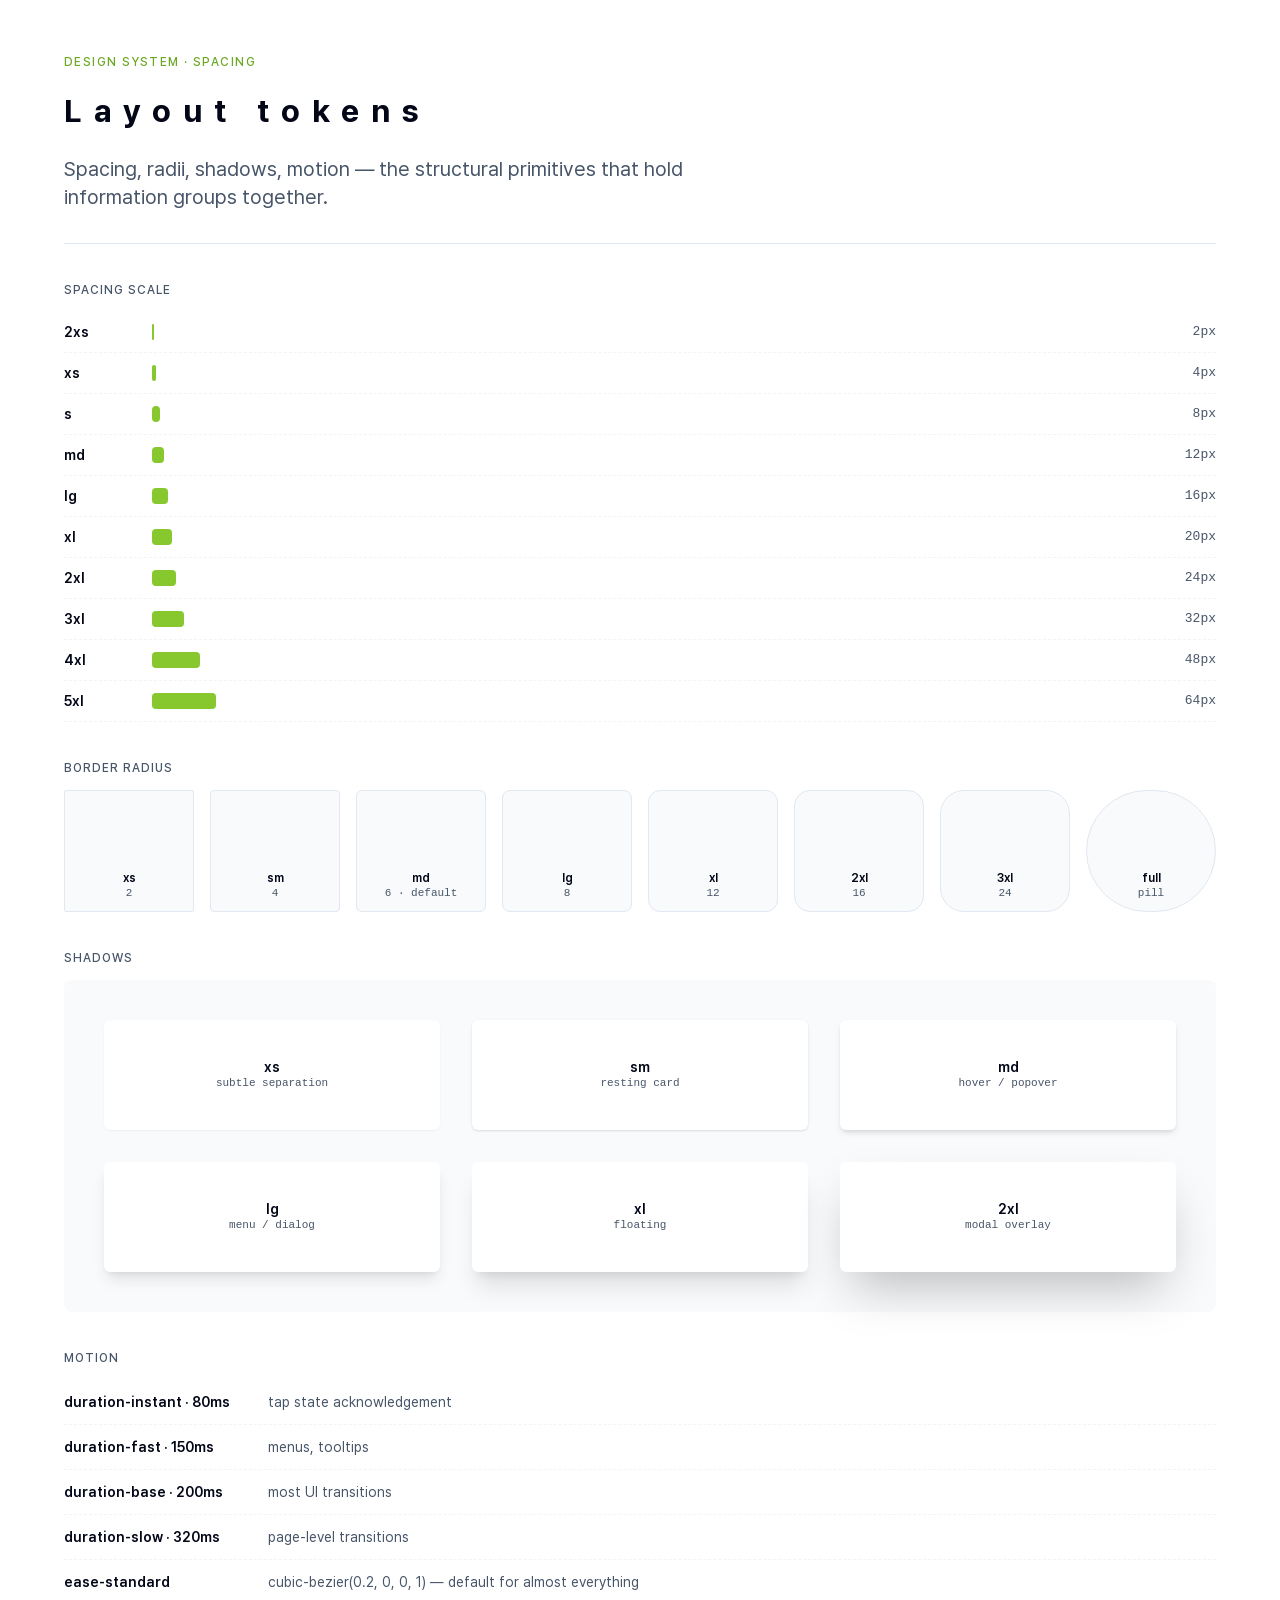
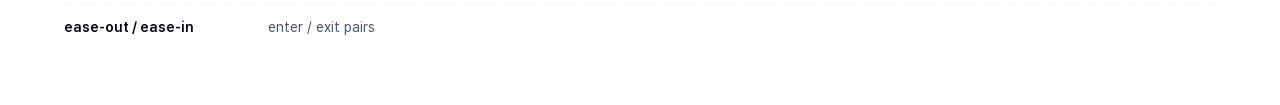
<file: previews/Spacing.html>
<!doctype html>
<html lang="ko">
<head>
<meta charset="utf-8" />
<title>Spacing, Radius, Shadow — SELVAS AI</title>
<link rel="stylesheet" href="../colors_and_type.css" />
<style>
  body { background: var(--bg-canvas); padding: 56px 64px; margin: 0;
         max-width: 1180px; }
  .card-header { padding-bottom: 32px; border-bottom: 1px solid var(--border-default);
                 margin-bottom: 40px; }
  .eyebrow { font: 500 12px/1 var(--font-ui); letter-spacing: 0.12em;
             text-transform: uppercase; color: var(--primary-text); margin: 0 0 12px; }
  .group-label { font: 500 12px/1 var(--font-ui); color: var(--fg-muted);
                 letter-spacing: 0.08em; text-transform: uppercase; margin: 40px 0 16px; }

  /* spacing */
  .space-row { display: grid;
               grid-template-columns: 88px 1fr 100px;
               align-items: center;
               padding: 12px 0;
               border-bottom: 1px dashed var(--border-subtle); }
  .space-row .name { font: 600 14px/1 var(--font-ui); }
  .space-row .bar { height: 16px; background: var(--primary); border-radius: 4px; }
  .space-row .px { font: 500 13px/1 var(--font-mono); color: var(--fg-muted);
                   text-align: right; }

  /* radius */
  .radii { display: grid; grid-template-columns: repeat(8, 1fr); gap: 16px; }
  .radius-card { background: var(--bg-subtle); border: 1px solid var(--border-default);
                 height: 96px; display: flex; flex-direction: column;
                 align-items: center; justify-content: flex-end; padding: 12px; }
  .radius-card span { font: 600 12px/1 var(--font-ui); color: var(--fg-default); }
  .radius-card small { font: 500 11px/1 var(--font-mono); color: var(--fg-muted);
                       margin-top: 4px; }

  /* shadow */
  .shadows { display: grid; grid-template-columns: repeat(3, 1fr); gap: 32px;
             background: var(--bg-subtle); padding: 40px; border-radius: var(--radius-lg); }
  .shadow-card { background: white; height: 110px; border-radius: var(--radius-md);
                 display: flex; flex-direction: column; align-items: center;
                 justify-content: center; gap: 4px; }
  .shadow-card span { font: 600 14px/1 var(--font-ui); }
  .shadow-card small { font: 500 11px/1 var(--font-mono); color: var(--fg-muted); }

  /* motion */
  .motion-row { display: flex; align-items: center; gap: 24px;
                padding: 14px 0; border-bottom: 1px dashed var(--border-subtle); }
  .motion-row .name { width: 180px; font: 600 14px/1 var(--font-ui); }
  .motion-row .desc { color: var(--fg-muted); font-size: 14px; }
  .motion-row .ease-curve { width: 80px; height: 40px; }
</style>
</head>
<body>

<header class="card-header">
  <p class="eyebrow">Design System · Spacing</p>
  <h1 class="t-display-sm">Layout tokens</h1>
  <p class="t-body-lg" style="color: var(--fg-muted); margin: 12px 0 0; max-width: 640px;">
    Spacing, radii, shadows, motion — the structural primitives that hold
    information groups together.
  </p>
</header>

<p class="group-label">Spacing scale</p>
<div id="spacing"></div>

<p class="group-label">Border radius</p>
<div class="radii">
  <div class="radius-card" style="border-radius:2px"><span>xs</span><small>2</small></div>
  <div class="radius-card" style="border-radius:4px"><span>sm</span><small>4</small></div>
  <div class="radius-card" style="border-radius:6px"><span>md</span><small>6 · default</small></div>
  <div class="radius-card" style="border-radius:8px"><span>lg</span><small>8</small></div>
  <div class="radius-card" style="border-radius:12px"><span>xl</span><small>12</small></div>
  <div class="radius-card" style="border-radius:16px"><span>2xl</span><small>16</small></div>
  <div class="radius-card" style="border-radius:24px"><span>3xl</span><small>24</small></div>
  <div class="radius-card" style="border-radius:9999px"><span>full</span><small>pill</small></div>
</div>

<p class="group-label">Shadows</p>
<div class="shadows">
  <div class="shadow-card" style="box-shadow: var(--shadow-xs)"><span>xs</span><small>subtle separation</small></div>
  <div class="shadow-card" style="box-shadow: var(--shadow-sm)"><span>sm</span><small>resting card</small></div>
  <div class="shadow-card" style="box-shadow: var(--shadow-md)"><span>md</span><small>hover / popover</small></div>
  <div class="shadow-card" style="box-shadow: var(--shadow-lg)"><span>lg</span><small>menu / dialog</small></div>
  <div class="shadow-card" style="box-shadow: var(--shadow-xl)"><span>xl</span><small>floating</small></div>
  <div class="shadow-card" style="box-shadow: var(--shadow-2xl)"><span>2xl</span><small>modal overlay</small></div>
</div>

<p class="group-label">Motion</p>
<div>
  <div class="motion-row"><div class="name">duration-instant · 80ms</div><div class="desc">tap state acknowledgement</div></div>
  <div class="motion-row"><div class="name">duration-fast · 150ms</div><div class="desc">menus, tooltips</div></div>
  <div class="motion-row"><div class="name">duration-base · 200ms</div><div class="desc">most UI transitions</div></div>
  <div class="motion-row"><div class="name">duration-slow · 320ms</div><div class="desc">page-level transitions</div></div>
  <div class="motion-row"><div class="name">ease-standard</div><div class="desc">cubic-bezier(0.2, 0, 0, 1) — default for almost everything</div></div>
  <div class="motion-row" style="border-bottom: 0;"><div class="name">ease-out / ease-in</div><div class="desc">enter / exit pairs</div></div>
</div>

<script>
const spacing = [
  ["2xs", 2], ["xs", 4], ["s", 8], ["md", 12], ["lg", 16],
  ["xl", 20], ["2xl", 24], ["3xl", 32], ["4xl", 48], ["5xl", 64],
];
const host = document.getElementById("spacing");
for (const [name, px] of spacing) {
  const row = document.createElement("div");
  row.className = "space-row";
  row.innerHTML =
    `<div class="name">${name}</div>` +
    `<div><div class="bar" style="width:${px}px"></div></div>` +
    `<div class="px">${px}px</div>`;
  host.appendChild(row);
}
</script>

</body>
</html>
</file>
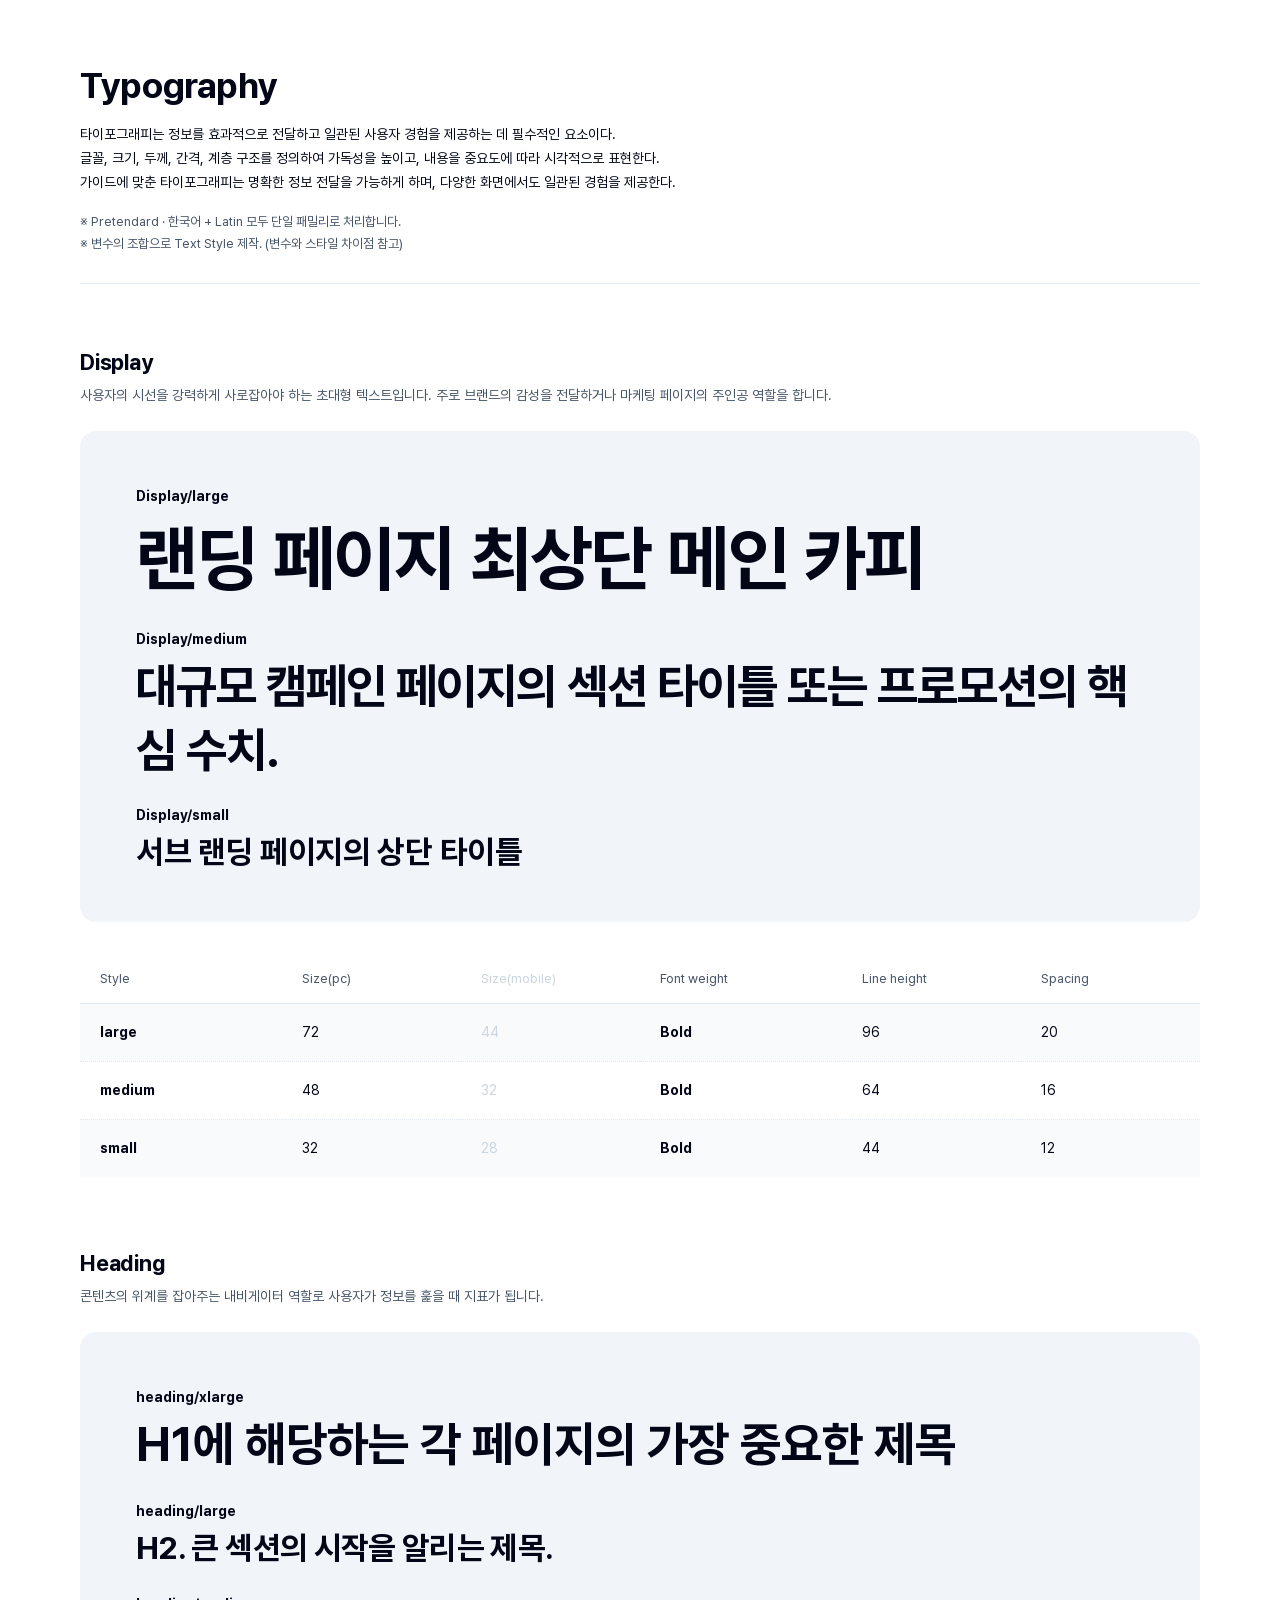
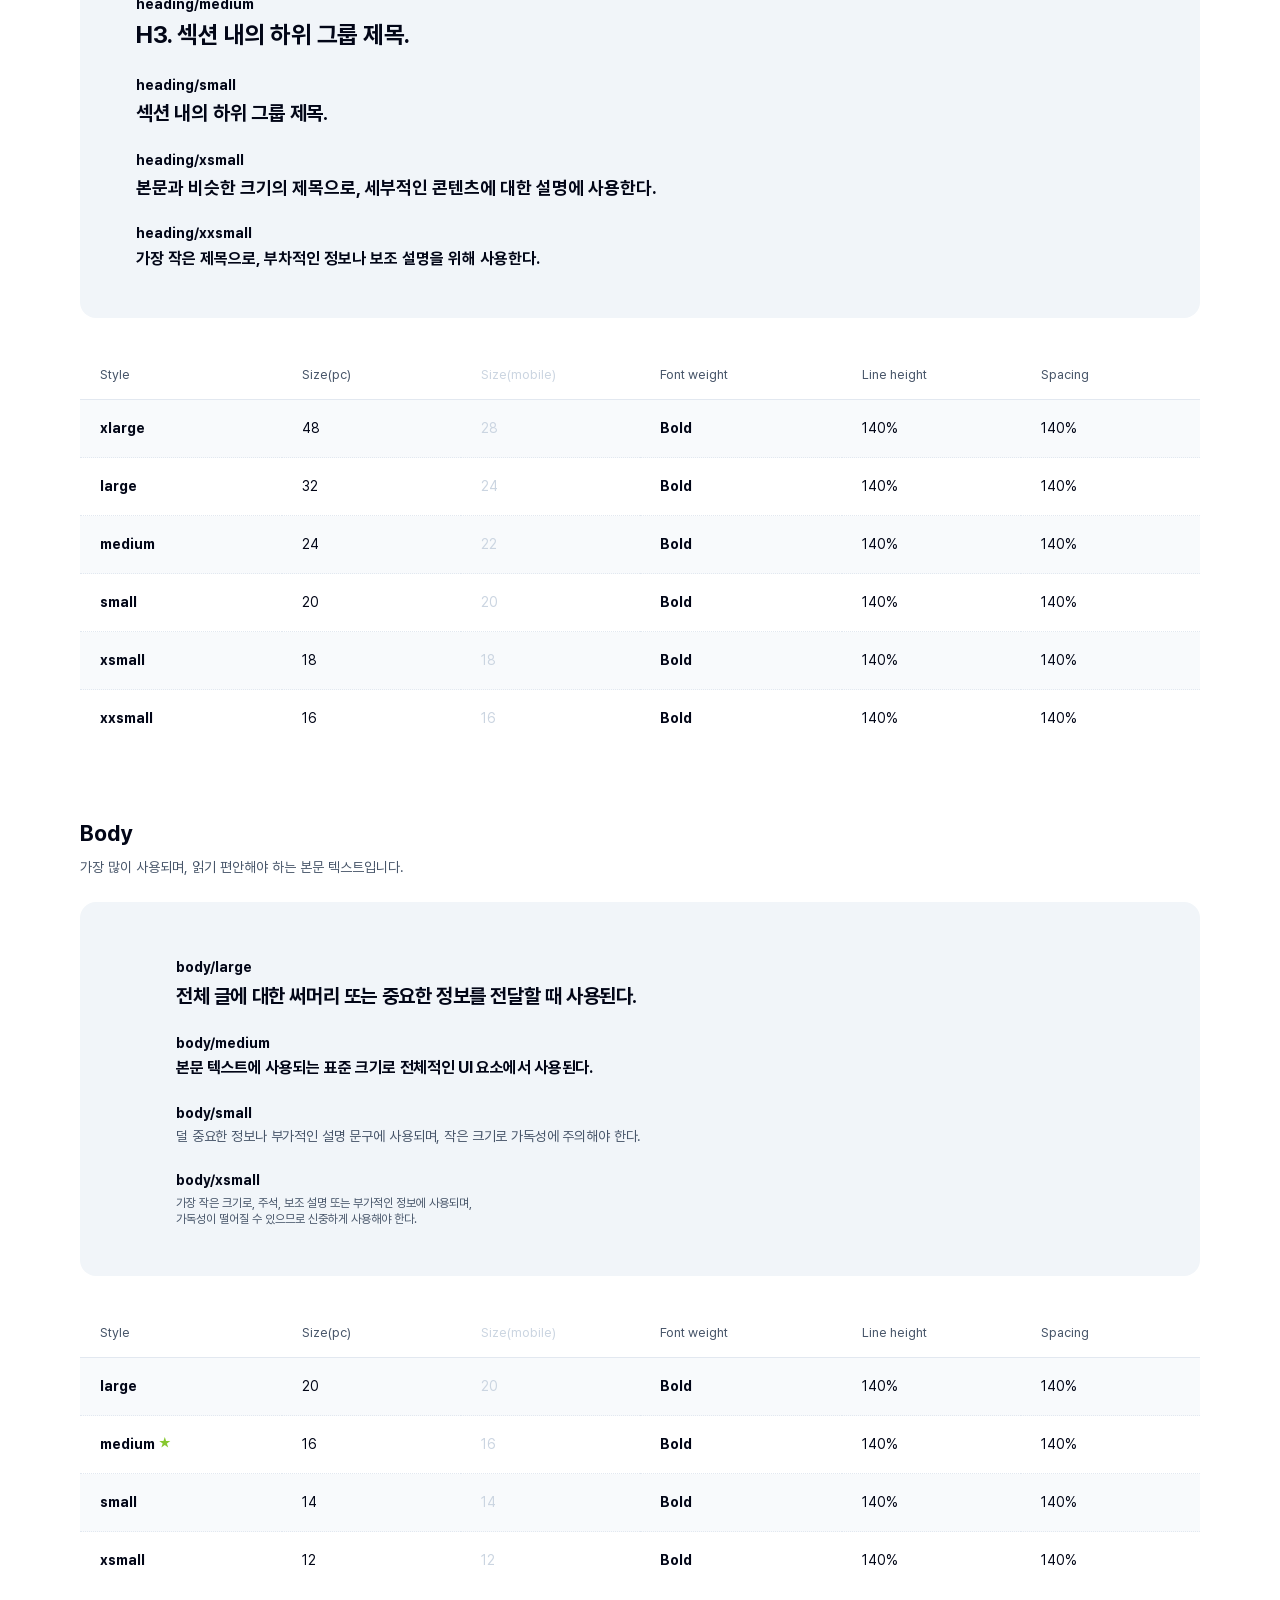
<file: previews/Type.html>
<!doctype html>
<html lang="ko">
<head>
<meta charset="utf-8" />
<title>Typography — SELVAS AI</title>
<link rel="stylesheet" href="../colors_and_type.css" />
<style>
  body { background: var(--bg-canvas); padding: 64px 80px 96px; margin: 0;
         max-width: 1280px; }

  /* Page header */
  .page-head { padding-bottom: 28px; border-bottom: 1px solid var(--border-default);
               margin-bottom: 64px; }
  .page-head h1 { margin: 0 0 16px;
                  font: 700 36px/1.2 var(--font-display); letter-spacing: -0.01em; }
  .page-head .lead { margin: 0;
                     font: 400 14px/1.7 var(--font-sans);
                     color: var(--fg-default); max-width: 880px; }
  .page-head .meta { margin: 16px 0 0;
                     font: 400 13px/1.7 var(--font-sans);
                     color: var(--fg-muted); }

  /* Section header */
  .section { margin-bottom: 72px; }
  .section h2 { margin: 0 0 8px;
                font: 700 22px/1.3 var(--font-display); letter-spacing: -0.01em; }
  .section .desc { margin: 0 0 24px;
                   font: 400 14px/1.6 var(--font-sans);
                   color: var(--fg-muted); }

  /* Specimen panel — soft-gray rounded panel */
  .specimen {
    background: var(--bg-muted);
    border-radius: var(--radius-2xl);
    padding: 56px 56px 48px;
    margin-bottom: 32px;
    display: flex; flex-direction: column; gap: 24px;
  }
  .specimen.body-panel { padding-left: 96px; padding-right: 96px; }

  .spec-line { color: var(--fg-default); }
  .spec-line.token { font: 700 14px/1.4 var(--font-ui); color: var(--fg-default); }
  .spec-desc      { font: 400 14px/1.5 var(--font-sans); color: var(--fg-muted); }

  /* Spec table */
  table.spec-table { width: 100%; border-collapse: collapse;
                     font: 400 14px/1.5 var(--font-sans); color: var(--fg-default); }
  table.spec-table th, table.spec-table td {
    text-align: left; padding: 18px 20px;
  }
  table.spec-table thead th {
    font: 500 13px/1 var(--font-ui); color: var(--fg-muted);
    border-bottom: 1px solid var(--border-default);
    font-weight: 400;
  }
  table.spec-table thead th.dim { color: var(--color-slate-300); }
  table.spec-table tbody td.style { font-weight: 700; }
  table.spec-table tbody td.dim { color: var(--color-slate-300); }
  table.spec-table tbody td.weight { font-weight: 700; }
  table.spec-table tbody tr {
    border-bottom: 1px dotted var(--border-default);
  }
  table.spec-table tbody tr:nth-child(odd) td { background: var(--bg-subtle); }
  table.spec-table tbody tr:last-child { border-bottom: 0; }

  /* spec-table column widths */
  .col-style    { width: 18%; }
  .col-size     { width: 16%; }
  .col-weight   { width: 18%; }
  .col-lh       { width: 16%; }
  .col-spacing  { width: 16%; }

  /* Display block specimens — use spec-line.token then big sample */
  .display-row { display: flex; flex-direction: column; gap: 4px; }
  .display-row .label { font: 700 14px/1.4 var(--font-ui); color: var(--fg-default); }
  .display-row .desc  { font: 400 14px/1.5 var(--font-sans); color: var(--fg-muted); }
  .display-row .text  { color: var(--fg-default); }

  .display-row .text.lg  { font-family: var(--font-display); font-weight: 700;
    font-size: 72px; line-height: 96px; letter-spacing: -0.02em; }
  .display-row .text.md  { font-family: var(--font-display); font-weight: 700;
    font-size: 48px; line-height: 64px; letter-spacing: -0.02em; }
  .display-row .text.sm  { font-family: var(--font-display); font-weight: 700;
    font-size: 32px; line-height: 44px; letter-spacing: -0.01em; }

  /* Heading block specimens */
  .heading-row .text.xl   { font-family: var(--font-display); font-weight: 700; font-size: 48px; line-height: 1.4; }
  .heading-row .text.lg   { font-family: var(--font-display); font-weight: 700; font-size: 32px; line-height: 1.4; }
  .heading-row .text.md   { font-family: var(--font-display); font-weight: 700; font-size: 24px; line-height: 1.4; }
  .heading-row .text.sm   { font-family: var(--font-display); font-weight: 700; font-size: 20px; line-height: 1.4; }
  .heading-row .text.xs   { font-family: var(--font-display); font-weight: 700; font-size: 18px; line-height: 1.4; }
  .heading-row .text.xxs  { font-family: var(--font-display); font-weight: 700; font-size: 16px; line-height: 1.4; }

  /* Body block specimens */
  .body-row .text.lg   { font-family: var(--font-sans); font-weight: 700; font-size: 20px; line-height: 1.4; }
  .body-row .text.md   { font-family: var(--font-sans); font-weight: 700; font-size: 16px; line-height: 1.4; }
  .body-row .text.sm   { font-family: var(--font-sans); font-weight: 400; font-size: 14px; line-height: 1.4; color: var(--fg-muted); }
  .body-row .text.xs   { font-family: var(--font-sans); font-weight: 400; font-size: 12px; line-height: 1.4; color: var(--fg-muted); }

  .star { color: var(--primary); font-size: 12px; vertical-align: 2px; margin-left: 4px; }
</style>
</head>
<body>

<header class="page-head">
  <h1>Typography</h1>
  <p class="lead">
    타이포그래피는 정보를 효과적으로 전달하고 일관된 사용자 경험을 제공하는 데 필수적인 요소이다.<br />
    글꼴, 크기, 두께, 간격, 계층 구조를 정의하여 가독성을 높이고, 내용을 중요도에 따라 시각적으로 표현한다.<br />
    가이드에 맞춘 타이포그래피는 명확한 정보 전달을 가능하게 하며, 다양한 화면에서도 일관된 경험을 제공한다.
  </p>
  <p class="meta">
    ※ Pretendard · 한국어 + Latin 모두 단일 패밀리로 처리합니다.<br />
    ※ 변수의 조합으로 Text Style 제작. (변수와 스타일 차이점 참고)
  </p>
</header>

<!-- ============================================================ DISPLAY -->
<section class="section">
  <h2>Display</h2>
  <p class="desc">사용자의 시선을 강력하게 사로잡아야 하는 초대형 텍스트입니다. 주로 브랜드의 감성을 전달하거나 마케팅 페이지의 주인공 역할을 합니다.</p>

  <div class="specimen">
    <div class="display-row">
      <div class="label">Display/large</div>
      <div class="text lg">랜딩 페이지 최상단 메인 카피</div>
    </div>
    <div class="display-row">
      <div class="label">Display/medium</div>
      <div class="text md">대규모 캠페인 페이지의 섹션 타이틀 또는 프로모션의 핵심 수치.</div>
    </div>
    <div class="display-row">
      <div class="label">Display/small</div>
      <div class="text sm">서브 랜딩 페이지의 상단 타이틀</div>
    </div>
  </div>

  <table class="spec-table">
    <colgroup>
      <col class="col-style"><col class="col-size"><col class="col-size">
      <col class="col-weight"><col class="col-lh"><col class="col-spacing">
    </colgroup>
    <thead>
      <tr><th>Style</th><th>Size(pc)</th><th class="dim">Size(mobile)</th><th>Font weight</th><th>Line height</th><th>Spacing</th></tr>
    </thead>
    <tbody>
      <tr><td class="style">large</td>  <td>72</td><td class="dim">44</td><td class="weight">Bold</td><td>96</td><td>20</td></tr>
      <tr><td class="style">medium</td> <td>48</td><td class="dim">32</td><td class="weight">Bold</td><td>64</td><td>16</td></tr>
      <tr><td class="style">small</td>  <td>32</td><td class="dim">28</td><td class="weight">Bold</td><td>44</td><td>12</td></tr>
    </tbody>
  </table>
</section>

<!-- ============================================================ HEADING -->
<section class="section">
  <h2>Heading</h2>
  <p class="desc">콘텐츠의 위계를 잡아주는 내비게이터 역할로 사용자가 정보를 훑을 때 지표가 됩니다.</p>

  <div class="specimen">
    <div class="display-row heading-row">
      <div class="label">heading/xlarge</div>
      <div class="text xl">H1에 해당하는 각 페이지의 가장 중요한 제목</div>
    </div>
    <div class="display-row heading-row">
      <div class="label">heading/large</div>
      <div class="text lg">H2. 큰 섹션의 시작을 알리는 제목.</div>
    </div>
    <div class="display-row heading-row">
      <div class="label">heading/medium</div>
      <div class="text md">H3. 섹션 내의 하위 그룹 제목.</div>
    </div>
    <div class="display-row heading-row">
      <div class="label">heading/small</div>
      <div class="text sm">섹션 내의 하위 그룹 제목.</div>
    </div>
    <div class="display-row heading-row">
      <div class="label">heading/xsmall</div>
      <div class="text xs">본문과 비슷한 크기의 제목으로, 세부적인 콘텐츠에 대한 설명에 사용한다.</div>
    </div>
    <div class="display-row heading-row">
      <div class="label">heading/xxsmall</div>
      <div class="text xxs">가장 작은 제목으로, 부차적인 정보나 보조 설명을 위해 사용한다.</div>
    </div>
  </div>

  <table class="spec-table">
    <colgroup>
      <col class="col-style"><col class="col-size"><col class="col-size">
      <col class="col-weight"><col class="col-lh"><col class="col-spacing">
    </colgroup>
    <thead>
      <tr><th>Style</th><th>Size(pc)</th><th class="dim">Size(mobile)</th><th>Font weight</th><th>Line height</th><th>Spacing</th></tr>
    </thead>
    <tbody>
      <tr><td class="style">xlarge</td> <td>48</td><td class="dim">28</td><td class="weight">Bold</td><td>140%</td><td>140%</td></tr>
      <tr><td class="style">large</td>  <td>32</td><td class="dim">24</td><td class="weight">Bold</td><td>140%</td><td>140%</td></tr>
      <tr><td class="style">medium</td> <td>24</td><td class="dim">22</td><td class="weight">Bold</td><td>140%</td><td>140%</td></tr>
      <tr><td class="style">small</td>  <td>20</td><td class="dim">20</td><td class="weight">Bold</td><td>140%</td><td>140%</td></tr>
      <tr><td class="style">xsmall</td> <td>18</td><td class="dim">18</td><td class="weight">Bold</td><td>140%</td><td>140%</td></tr>
      <tr><td class="style">xxsmall</td><td>16</td><td class="dim">16</td><td class="weight">Bold</td><td>140%</td><td>140%</td></tr>
    </tbody>
  </table>
</section>

<!-- ============================================================ BODY -->
<section class="section">
  <h2>Body</h2>
  <p class="desc">가장 많이 사용되며, 읽기 편안해야 하는 본문 텍스트입니다.</p>

  <div class="specimen body-panel">
    <div class="display-row body-row">
      <div class="label">body/large</div>
      <div class="text lg">전체 글에 대한 써머리 또는 중요한 정보를 전달할 때 사용된다.</div>
    </div>
    <div class="display-row body-row">
      <div class="label">body/medium</div>
      <div class="text md">본문 텍스트에 사용되는 표준 크기로 전체적인 UI 요소에서 사용된다.</div>
    </div>
    <div class="display-row body-row">
      <div class="label">body/small</div>
      <div class="text sm">덜 중요한 정보나 부가적인 설명 문구에 사용되며, 작은 크기로 가독성에 주의해야 한다.</div>
    </div>
    <div class="display-row body-row">
      <div class="label">body/xsmall</div>
      <div class="text xs">가장 작은 크기로, 주석, 보조 설명 또는 부가적인 정보에 사용되며,<br />가독성이 떨어질 수 있으므로 신중하게 사용해야 한다.</div>
    </div>
  </div>

  <table class="spec-table">
    <colgroup>
      <col class="col-style"><col class="col-size"><col class="col-size">
      <col class="col-weight"><col class="col-lh"><col class="col-spacing">
    </colgroup>
    <thead>
      <tr><th>Style</th><th>Size(pc)</th><th class="dim">Size(mobile)</th><th>Font weight</th><th>Line height</th><th>Spacing</th></tr>
    </thead>
    <tbody>
      <tr><td class="style">large</td>            <td>20</td><td class="dim">20</td><td class="weight">Bold</td><td>140%</td><td>140%</td></tr>
      <tr><td class="style">medium<span class="star">★</span></td><td>16</td><td class="dim">16</td><td class="weight">Bold</td><td>140%</td><td>140%</td></tr>
      <tr><td class="style">small</td>            <td>14</td><td class="dim">14</td><td class="weight">Bold</td><td>140%</td><td>140%</td></tr>
      <tr><td class="style">xsmall</td>           <td>12</td><td class="dim">12</td><td class="weight">Bold</td><td>140%</td><td>140%</td></tr>
    </tbody>
  </table>
</section>

</body>
</html>
</file>
<file: colors_and_type.css>
/* =====================================================================
   SELVAS AI — Design System tokens
   Based on Tailwind v4 + shadcn/ui, with SELVAS-specific brand colors.
   ===================================================================== */

/* Pretendard — local brand files, full weight range. */
@font-face { font-family: "Pretendard"; font-style: normal; font-weight: 100;
  font-display: swap; src: url("fonts/Pretendard-Thin.ttf") format("truetype"); }
@font-face { font-family: "Pretendard"; font-style: normal; font-weight: 200;
  font-display: swap; src: url("fonts/Pretendard-ExtraLight.ttf") format("truetype"); }
@font-face { font-family: "Pretendard"; font-style: normal; font-weight: 300;
  font-display: swap; src: url("fonts/Pretendard-Light.ttf") format("truetype"); }
@font-face { font-family: "Pretendard"; font-style: normal; font-weight: 400;
  font-display: swap; src: url("fonts/Pretendard-Regular.ttf") format("truetype"); }
@font-face { font-family: "Pretendard"; font-style: normal; font-weight: 500;
  font-display: swap; src: url("fonts/Pretendard-Medium.ttf") format("truetype"); }
@font-face { font-family: "Pretendard"; font-style: normal; font-weight: 600;
  font-display: swap; src: url("fonts/Pretendard-SemiBold.ttf") format("truetype"); }
@font-face { font-family: "Pretendard"; font-style: normal; font-weight: 700;
  font-display: swap; src: url("fonts/Pretendard-Bold.ttf") format("truetype"); }
@font-face { font-family: "Pretendard"; font-style: normal; font-weight: 800;
  font-display: swap; src: url("fonts/Pretendard-ExtraBold.ttf") format("truetype"); }
@font-face { font-family: "Pretendard"; font-style: normal; font-weight: 900;
  font-display: swap; src: url("fonts/Pretendard-Black.ttf") format("truetype"); }

/* Inter (English chrome) + Geist Mono (code) still come from Google Fonts. */
@import url("https://fonts.googleapis.com/css2?family=Inter:wght@400;500;600;700&display=swap");
@import url("https://fonts.googleapis.com/css2?family=Geist+Mono:wght@400;500&display=swap");

:root {
  /* ---------------------------------------------------------------- *
   * 1.  COLOR TOKENS                                                  *
   * ---------------------------------------------------------------- */

  /* Primary — Lime Green (brand). Tailwind "lime" tuned to SELVAS base
     #87C82F.  Use for primary CTAs, focus accents, brand marks.         */
  --color-primary-50:  #F6FBEA;
  --color-primary-100: #E9F6D1;
  --color-primary-200: #D2EBA6;
  --color-primary-300: #B7DD75;
  --color-primary-400: #9ED14E;
  --color-primary-500: #87C82F; /* Base */
  --color-primary-600: #6CA823; /* Text on light surfaces */
  --color-primary-700: #56861E;
  --color-primary-800: #436820;
  --color-primary-900: #3A571F;
  --color-primary-950: #1F3010;

  /* Secondary — Slate Blue.  Used for secondary actions, dark surfaces. */
  --color-secondary-50:  #F3F7F8;
  --color-secondary-100: #E1ECF0;
  --color-secondary-200: #C2D7E0;
  --color-secondary-300: #97B8C7;
  --color-secondary-400: #6B95A9;
  --color-secondary-500: #517A90;
  --color-secondary-600: #466578;
  --color-secondary-700: #384F5E; /* Base — buttons, dark chrome */
  --color-secondary-800: #2C3F4A; /* Text */
  --color-secondary-900: #243440;
  --color-secondary-950: #131C24;

  /* Slate Gray — neutral text + chrome (Tailwind slate). */
  --color-slate-50:  #F8FAFC;
  --color-slate-100: #F1F5F9;
  --color-slate-200: #E2E8F0;
  --color-slate-300: #CBD5E1;
  --color-slate-400: #94A3B8;
  --color-slate-500: #64748B;
  --color-slate-600: #475569;
  --color-slate-700: #334155;
  --color-slate-800: #1E293B;
  --color-slate-900: #0F172A;
  --color-slate-950: #020617;

  /* Cool Gray — alternate neutral with cooler bias. */
  --color-coolgray-50:  #F3F7FC;
  --color-coolgray-100: #E5EDF3;
  --color-coolgray-200: #CBD8E1;
  --color-coolgray-300: #A3B5C2;
  --color-coolgray-400: #6F8497;
  --color-coolgray-500: #4F6478;
  --color-coolgray-600: #3F5263;
  --color-coolgray-700: #344350;
  --color-coolgray-800: #2A363F;
  --color-coolgray-900: #1F272E;
  --color-coolgray-950: #0F1418;

  /* True gray — semantic neutral. */
  --color-gray-50:  #FAFAFA;
  --color-gray-100: #F5F5F5;
  --color-gray-200: #E5E5E5;
  --color-gray-300: #D4D4D4;
  --color-gray-400: #A3A3A3;
  --color-gray-500: #737373;
  --color-gray-600: #525252;
  --color-gray-700: #404040;
  --color-gray-800: #262626;
  --color-gray-900: #171717;
  --color-gray-950: #0A0A0A;

  /* Semantic — Tailwind v4 defaults */
  --color-red-50:  #FEF2F2;
  --color-red-100: #FEE2E2;
  --color-red-200: #FECACA;
  --color-red-300: #FCA5A5;
  --color-red-400: #F87171;
  --color-red-500: #EF4444;
  --color-red-600: #DC2626; /* Destructive base */
  --color-red-700: #B91C1C;
  --color-red-800: #991B1B;
  --color-red-900: #7F1D1D;
  --color-red-950: #450A0A;

  --color-yellow-50:  #FEFCE8;
  --color-yellow-100: #FEF9C3;
  --color-yellow-200: #FEF08A;
  --color-yellow-300: #FACC15; /* Warning base */
  --color-yellow-400: #EAB308;
  --color-yellow-500: #CA8A04;
  --color-yellow-600: #A16207;
  --color-yellow-700: #854D0E;
  --color-yellow-800: #713F12;
  --color-yellow-900: #422006;
  --color-yellow-950: #1A1303;

  --color-green-50:  #F0FDF4;
  --color-green-100: #DCFCE7;
  --color-green-200: #BBF7D0;
  --color-green-300: #86EFAC;
  --color-green-400: #4ADE80;
  --color-green-500: #22C55E; /* Success base */
  --color-green-600: #16A34A;
  --color-green-700: #15803D;
  --color-green-800: #166534;
  --color-green-900: #14532D;
  --color-green-950: #052E16;

  --color-blue-50:  #EFF6FF;
  --color-blue-100: #DBEAFE;
  --color-blue-200: #BFDBFE;
  --color-blue-300: #93C5FD;
  --color-blue-400: #60A5FA;
  --color-blue-500: #3B82F6;
  --color-blue-600: #2563EB; /* Info base */
  --color-blue-700: #1D4ED8;
  --color-blue-800: #1E40AF;
  --color-blue-900: #1E3A8A;
  --color-blue-950: #172554;

  /* ---------------------------------------------------------------- *
   * 2.  SEMANTIC COLOR ALIASES                                        *
   * ---------------------------------------------------------------- */
  --bg-canvas:        #FFFFFF;
  --bg-subtle:        var(--color-slate-50);
  --bg-muted:         var(--color-slate-100);
  --bg-inverse:       var(--color-slate-950);

  --fg-default:       var(--color-slate-950); /* main copy */
  --fg-muted:         var(--color-slate-600); /* secondary copy */
  --fg-subtle:        var(--color-slate-500); /* hints, captions */
  --fg-disabled:      var(--color-slate-400);
  --fg-inverse:       #FFFFFF;
  --fg-on-primary:    #0A0A0A; /* black text on lime primary */

  --border-default:   var(--color-slate-200);
  --border-strong:    var(--color-slate-300);
  --border-subtle:    var(--color-slate-100);

  --primary:          var(--color-primary-500);
  --primary-text:     var(--color-primary-600);
  --primary-hover:    var(--color-primary-600);
  --primary-active:   var(--color-primary-700);
  --primary-soft:     var(--color-primary-50);

  --secondary:        var(--color-secondary-700);
  --secondary-hover:  var(--color-secondary-800);
  --secondary-active: var(--color-secondary-900);

  --destructive:      var(--color-red-600);
  --destructive-hover:var(--color-red-700);
  --warning:          var(--color-yellow-300);
  --success:          var(--color-green-500);
  --info:             var(--color-blue-600);

  /* Focus rings */
  --ring-default: 0 0 0 3px rgb(135 200 47 / 0.45);
  --ring-error:   0 0 0 3px rgb(220 38 38 / 0.35);
  --ring-sidebar: 0 0 0 3px rgb(56 79 94 / 0.30);

  /* ---------------------------------------------------------------- *
   * 3.  TYPOGRAPHY                                                    *
   * ---------------------------------------------------------------- */
  --font-sans:    "Pretendard", "Inter", -apple-system, BlinkMacSystemFont,
                   "Apple SD Gothic Neo", "Malgun Gothic", system-ui, sans-serif;
  --font-display: "Pretendard", "Inter", system-ui, sans-serif;
  --font-ui:      "Inter", "Pretendard", system-ui, sans-serif;
  --font-mono:    "Geist Mono", "JetBrains Mono", "SF Mono",
                  ui-monospace, monospace;

  /* Type scale — PC sizes.  All weights are 700 (Bold).
     Display uses absolute px line-height + spacing.
     Heading + Body use 140% line-height + 140% letter-spacing rule. */
  --text-display-lg-size:    72px; --text-display-lg-lh:    96px; --text-display-lg-spacing: 20px;
  --text-display-md-size:    48px; --text-display-md-lh:    64px; --text-display-md-spacing: 16px;
  --text-display-sm-size:    32px; --text-display-sm-lh:    44px; --text-display-sm-spacing: 12px;

  --text-heading-xl-size:    48px; --text-heading-xl-lh:    1.4;
  --text-heading-lg-size:    32px; --text-heading-lg-lh:    1.4;
  --text-heading-md-size:    24px; --text-heading-md-lh:    1.4;
  --text-heading-sm-size:    20px; --text-heading-sm-lh:    1.4;
  --text-heading-xs-size:    18px; --text-heading-xs-lh:    1.4;
  --text-heading-xxs-size:   16px; --text-heading-xxs-lh:   1.4;

  --text-body-lg-size:       20px; --text-body-lg-lh:       1.4;
  --text-body-md-size:       16px; --text-body-md-lh:       1.4;
  --text-body-sm-size:       14px; --text-body-sm-lh:       1.4;
  --text-body-xs-size:       12px; --text-body-xs-lh:       1.4;

  --tracking-tight:  -0.02em;
  --tracking-snug:   -0.01em;
  --tracking-normal: 0;
  --tracking-wide:    0.005em;

  /* ---------------------------------------------------------------- *
   * 4.  SPACING — t-shirt scale                                       *
   * ---------------------------------------------------------------- */
  --space-2xs: 2px;
  --space-xs:  4px;
  --space-s:   8px;
  --space-md:  12px;
  --space-lg:  16px;
  --space-xl:  20px;
  --space-2xl: 24px;
  --space-3xl: 32px;
  --space-4xl: 48px;
  --space-5xl: 64px;

  /* ---------------------------------------------------------------- *
   * 5.  RADIUS                                                        *
   * ---------------------------------------------------------------- */
  --radius-xs:   2px;
  --radius-sm:   4px;
  --radius-md:   6px;   /* default — buttons, inputs */
  --radius-lg:   8px;   /* cards */
  --radius-xl:   12px;  /* large cards */
  --radius-2xl:  16px;
  --radius-3xl:  24px;
  --radius-full: 9999px;

  /* ---------------------------------------------------------------- *
   * 6.  SHADOWS                                                       *
   * ---------------------------------------------------------------- */
  --shadow-xs:  0 1px 2px 0 rgb(0 0 0 / 0.05);
  --shadow-sm:  0 1px 3px 0 rgb(0 0 0 / 0.10), 0 1px 2px -1px rgb(0 0 0 / 0.10);
  --shadow-md:  0 4px 6px -1px rgb(0 0 0 / 0.10), 0 2px 4px -2px rgb(0 0 0 / 0.10);
  --shadow-lg:  0 10px 15px -3px rgb(0 0 0 / 0.10), 0 4px 6px -4px rgb(0 0 0 / 0.10);
  --shadow-xl:  0 20px 25px -5px rgb(0 0 0 / 0.10), 0 8px 10px -6px rgb(0 0 0 / 0.10);
  --shadow-2xl: 0 25px 50px -12px rgb(0 0 0 / 0.25);

  /* ---------------------------------------------------------------- *
   * 7.  MOTION                                                        *
   * ---------------------------------------------------------------- */
  --ease-standard:  cubic-bezier(0.2, 0, 0, 1);
  --ease-out:       cubic-bezier(0, 0, 0.2, 1);
  --ease-in:        cubic-bezier(0.4, 0, 1, 1);
  --duration-instant: 80ms;
  --duration-fast:    150ms;
  --duration-base:    200ms;
  --duration-slow:    320ms;
}

/* ====================================================================
   Dark mode — semantic tokens flip; ramp values stay constant.
   Apply `.theme-dark` to any container (or <html>) to opt in.
   ==================================================================== */
:root.theme-dark,
.theme-dark {
  --bg-canvas:        #0B1117;            /* near slate-950 */
  --bg-subtle:        #0F172A;            /* slate-900 */
  --bg-muted:         #1E293B;            /* slate-800 */
  --bg-inverse:       #FFFFFF;

  --fg-default:       #F1F5F9;            /* slate-100 */
  --fg-muted:         #94A3B8;            /* slate-400 */
  --fg-subtle:        #64748B;            /* slate-500 */
  --fg-disabled:      #475569;
  --fg-inverse:       #0F172A;
  --fg-on-primary:    #0A0A0A;            /* lime stays bright; black still works */

  --border-default:   #1E293B;            /* slate-800 */
  --border-strong:    #334155;            /* slate-700 */
  --border-subtle:    #172033;

  /* Brand colors brighten 1 step for dark backgrounds */
  --primary:          var(--color-primary-400);   /* #9ED14E */
  --primary-text:     var(--color-primary-300);
  --primary-hover:    var(--color-primary-300);
  --primary-active:   var(--color-primary-200);
  --primary-soft:     #1F3010;                    /* primary-950 — soft tint */

  --secondary:        var(--color-secondary-400);
  --secondary-hover:  var(--color-secondary-300);
  --secondary-active: var(--color-secondary-200);

  --destructive:      var(--color-red-400);
  --destructive-hover:var(--color-red-300);
  --warning:          var(--color-yellow-300);
  --success:          var(--color-green-400);
  --info:             var(--color-blue-400);

  --ring-default: 0 0 0 3px rgb(158 209 78 / 0.45);
  --ring-error:   0 0 0 3px rgb(248 113 113 / 0.40);
  --ring-sidebar: 0 0 0 3px rgb(151 184 199 / 0.35);

  --shadow-xs:  0 1px 2px 0 rgb(0 0 0 / 0.4);
  --shadow-sm:  0 1px 3px 0 rgb(0 0 0 / 0.5), 0 1px 2px -1px rgb(0 0 0 / 0.4);
  --shadow-md:  0 4px 6px -1px rgb(0 0 0 / 0.5), 0 2px 4px -2px rgb(0 0 0 / 0.4);
  --shadow-lg:  0 10px 15px -3px rgb(0 0 0 / 0.55), 0 4px 6px -4px rgb(0 0 0 / 0.4);
  --shadow-xl:  0 20px 25px -5px rgb(0 0 0 / 0.6), 0 8px 10px -6px rgb(0 0 0 / 0.4);
  --shadow-2xl: 0 25px 50px -12px rgb(0 0 0 / 0.8);
}

/* ====================================================================
   Semantic element styles — apply directly to HTML
   ==================================================================== */
html { font-family: var(--font-sans); color: var(--fg-default); -webkit-font-smoothing: antialiased; }

.t-display-lg { font-family: var(--font-display); font-weight: 700;
  font-size: var(--text-display-lg-size); line-height: var(--text-display-lg-lh);
  letter-spacing: var(--text-display-lg-spacing); color: var(--fg-default); }
.t-display-md { font-family: var(--font-display); font-weight: 700;
  font-size: var(--text-display-md-size); line-height: var(--text-display-md-lh);
  letter-spacing: var(--text-display-md-spacing); }
.t-display-sm { font-family: var(--font-display); font-weight: 700;
  font-size: var(--text-display-sm-size); line-height: var(--text-display-sm-lh);
  letter-spacing: var(--text-display-sm-spacing); }

.t-heading-xl    { font-family: var(--font-display); font-weight: 700;
  font-size: var(--text-heading-xl-size); line-height: var(--text-heading-xl-lh); }
.t-heading-lg, h1 { font-family: var(--font-display); font-weight: 700;
  font-size: var(--text-heading-lg-size); line-height: var(--text-heading-lg-lh); color: var(--fg-default); }
.t-heading-md, h2 { font-family: var(--font-display); font-weight: 700;
  font-size: var(--text-heading-md-size); line-height: var(--text-heading-md-lh); }
.t-heading-sm, h3 { font-family: var(--font-display); font-weight: 700;
  font-size: var(--text-heading-sm-size); line-height: var(--text-heading-sm-lh); }
.t-heading-xs, h4 { font-family: var(--font-display); font-weight: 700;
  font-size: var(--text-heading-xs-size); line-height: var(--text-heading-xs-lh); }
.t-heading-xxs, h5 { font-family: var(--font-display); font-weight: 700;
  font-size: var(--text-heading-xxs-size); line-height: var(--text-heading-xxs-lh); }

.t-body-lg  { font-size: var(--text-body-lg-size);  line-height: var(--text-body-lg-lh); }
.t-body-md, p { font-size: var(--text-body-md-size); line-height: var(--text-body-md-lh);
  color: var(--fg-default); }
.t-body-sm  { font-size: var(--text-body-sm-size);  line-height: var(--text-body-sm-lh);
  color: var(--fg-muted); }
.t-body-xs  { font-size: var(--text-body-xs-size);  line-height: var(--text-body-xs-lh);
  color: var(--fg-subtle); }

code, .t-mono {
  font-family: var(--font-mono);
  font-size: 13px;
  background: var(--bg-muted);
  padding: 2px 6px;
  border-radius: var(--radius-sm);
}

button { font-family: var(--font-ui); }
input, textarea, select { font-family: var(--font-ui); }
</file>
